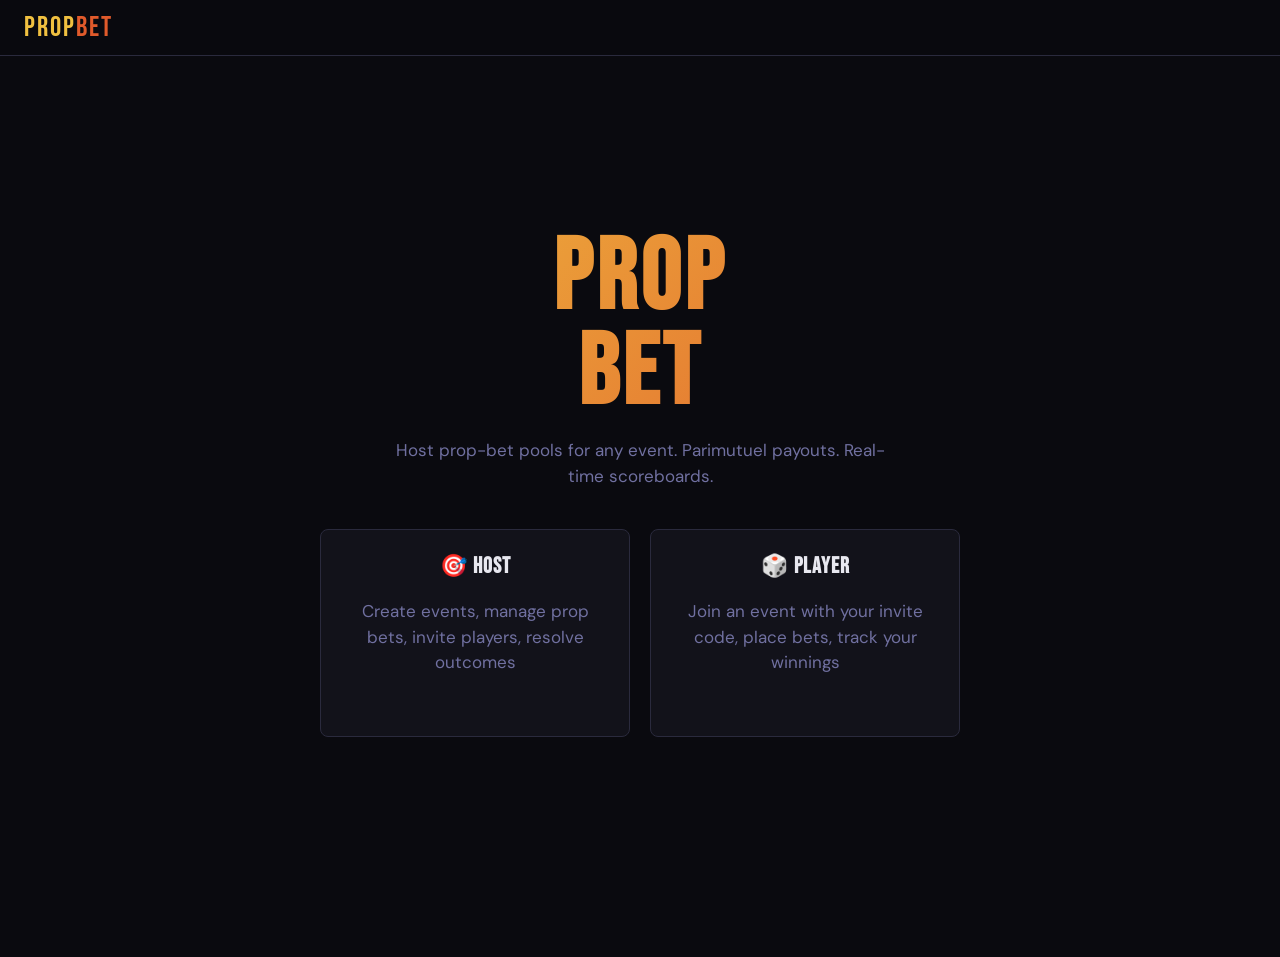
<file: propbets.html>
<!DOCTYPE html>
<html lang="en">
<head>
<meta charset="UTF-8">
<meta name="viewport" content="width=device-width, initial-scale=1.0">
<title>PropBet — Crowd Betting Platform</title>
<link href="https://fonts.googleapis.com/css2?family=Bebas+Neue&family=DM+Sans:wght@300;400;500;600&family=DM+Mono:wght@400;500&display=swap" rel="stylesheet">
<style>
/* ─────────────────────────────────────────
   DEVELOPER SETTINGS — edit these once
   ───────────────────────────────────────── */
/*
  See SETTINGS object in the <script> block below.
  That is the only place you need to configure the app.
*/

:root {
  --bg: #0a0a0f;
  --surface: #12121a;
  --surface2: #1a1a26;
  --border: #2a2a3d;
  --accent: #f0c040;
  --accent2: #e05a2b;
  --green: #2ecc71;
  --red: #e74c3c;
  --blue: #3498db;
  --text: #e8e8f0;
  --muted: #7070a0;
  --radius: 8px;
}
* { margin:0; padding:0; box-sizing:border-box; }
body { font-family:'DM Sans',sans-serif; background:var(--bg); color:var(--text); min-height:100vh; font-size:15px; line-height:1.5; }

/* UTILITY */
.hidden{display:none!important} .mono{font-family:'DM Mono',monospace} .accent{color:var(--accent)} .muted{color:var(--muted)} .green{color:var(--green)} .red{color:var(--red)}
.flex{display:flex} .col{flex-direction:column} .wrap,.flex-wrap{flex-wrap:wrap} .center{align-items:center} .between{justify-content:space-between}
.gap-8{gap:8px} .gap-12{gap:12px} .gap-16{gap:16px}
.mt-8{margin-top:8px} .mt-16{margin-top:16px} .mt-24{margin-top:24px} .mb-8{margin-bottom:8px} .mb-16{margin-bottom:16px} .w100{width:100%}

/* TOP BAR */
#topbar{position:fixed;top:0;left:0;right:0;z-index:100;background:rgba(10,10,15,.92);backdrop-filter:blur(12px);border-bottom:1px solid var(--border);padding:0 24px;height:56px;display:flex;align-items:center;justify-content:space-between}
#topbar .logo{font-family:'Bebas Neue',sans-serif;font-size:28px;letter-spacing:2px;color:var(--accent)}
#topbar .logo span{color:var(--accent2)}
#topbar .user-info{font-size:13px;color:var(--muted);display:flex;align-items:center;gap:12px}
#topbar .user-info strong{color:var(--text)}

main{padding-top:72px;max-width:1100px;margin:0 auto;padding-left:20px;padding-right:20px;padding-bottom:60px}

/* LANDING */
#view-landing{text-align:center;padding:80px 20px}
#view-landing h1{font-family:'Bebas Neue',sans-serif;font-size:clamp(56px,10vw,100px);letter-spacing:4px;line-height:.95;background:linear-gradient(135deg,var(--accent),var(--accent2));-webkit-background-clip:text;-webkit-text-fill-color:transparent;background-clip:text}
#view-landing p{color:var(--muted);max-width:520px;margin:16px auto 40px;font-size:17px}
.landing-cards{display:grid;grid-template-columns:1fr 1fr;gap:20px;max-width:640px;margin:0 auto}
@media(max-width:500px){.landing-cards{grid-template-columns:1fr}}

/* CARDS */
.card{background:var(--surface);border:1px solid var(--border);border-radius:var(--radius);padding:20px}
.card-clickable{cursor:pointer;transition:border-color .2s,transform .15s,box-shadow .2s}
.card-clickable:hover{border-color:var(--accent);transform:translateY(-2px);box-shadow:0 8px 32px rgba(240,192,64,.1)}
.card h3{font-family:'Bebas Neue',sans-serif;font-size:22px;letter-spacing:1px;margin-bottom:6px}
.card p{font-size:13px;color:var(--muted)}

/* BUTTONS */
.btn{display:inline-flex;align-items:center;gap:8px;padding:10px 20px;border-radius:var(--radius);font-family:'DM Sans',sans-serif;font-size:14px;font-weight:600;cursor:pointer;border:none;transition:all .2s;text-decoration:none}
.btn-primary{background:var(--accent);color:#0a0a0f}.btn-primary:hover{background:#f8d060;transform:translateY(-1px)}
.btn-secondary{background:transparent;color:var(--text);border:1px solid var(--border)}.btn-secondary:hover{border-color:var(--accent);color:var(--accent)}
.btn-danger{background:var(--red);color:#fff}.btn-danger:hover{background:#c0392b}
.btn-success{background:var(--green);color:#0a0a0f}.btn-success:hover{background:#27ae60}
.btn-sm{padding:6px 14px;font-size:13px} .btn-xs{padding:4px 10px;font-size:12px}
.btn:disabled{opacity:.45;cursor:not-allowed;transform:none!important}

/* FORMS */
.form-group{display:flex;flex-direction:column;gap:6px;margin-bottom:16px}
.form-group label{font-size:12px;font-weight:600;text-transform:uppercase;letter-spacing:.8px;color:var(--muted)}
input,textarea,select{background:var(--surface2);border:1px solid var(--border);border-radius:var(--radius);color:var(--text);padding:10px 14px;font-family:'DM Sans',sans-serif;font-size:14px;width:100%;transition:border-color .2s}
input:focus,textarea:focus,select:focus{outline:none;border-color:var(--accent)}
textarea{resize:vertical;min-height:80px}
select option{background:var(--surface2)}
.form-row{display:grid;grid-template-columns:1fr 1fr;gap:16px}
@media(max-width:600px){.form-row{grid-template-columns:1fr}}

/* TABS */
.tabs{display:flex;gap:4px;border-bottom:1px solid var(--border);margin-bottom:24px}
.tab-btn{padding:10px 20px;cursor:pointer;border:none;background:none;color:var(--muted);font-family:'DM Sans',sans-serif;font-weight:600;font-size:14px;border-bottom:2px solid transparent;margin-bottom:-1px;transition:all .2s}
.tab-btn.active{color:var(--accent);border-bottom-color:var(--accent)}
.tab-btn:hover:not(.active){color:var(--text)}

/* SECTION HEADER */
.section-header{display:flex;align-items:center;justify-content:space-between;margin-bottom:20px}
.section-header h2{font-family:'Bebas Neue',sans-serif;font-size:30px;letter-spacing:2px}

/* BET ROW */
.bet-row{background:var(--surface);border:1px solid var(--border);border-radius:var(--radius);padding:16px;margin-bottom:10px}
.bet-question{font-weight:600;font-size:15px;margin-bottom:10px}
.bet-choices{display:flex;gap:8px;flex-wrap:wrap}
.bet-choice-btn{flex:1;min-width:120px;padding:10px 16px;border:2px solid var(--border);border-radius:var(--radius);background:var(--surface2);color:var(--text);cursor:pointer;font-family:'DM Sans',sans-serif;font-size:14px;font-weight:600;text-align:center;transition:all .2s;display:flex;flex-direction:column;align-items:center;gap:4px}
.bet-choice-btn:hover{border-color:var(--accent);color:var(--accent)}
.bet-choice-btn.selected{border-color:var(--accent);background:rgba(240,192,64,.12);color:var(--accent)}
.bet-choice-btn.correct{border-color:var(--green);background:rgba(46,204,113,.12);color:var(--green)}
.bet-choice-btn.wrong{border-color:var(--red);background:rgba(231,76,60,.08);color:var(--red);opacity:.6}
.bet-choice-btn .payout-hint{font-size:11px;font-family:'DM Mono';color:var(--muted)}
.bet-meta{display:flex;gap:16px;margin-top:10px;font-size:12px;color:var(--muted);flex-wrap:wrap}
.bet-status-badge{display:inline-flex;align-items:center;gap:4px;padding:2px 8px;border-radius:99px;font-size:11px;font-weight:600}
.badge-open{background:rgba(46,204,113,.15);color:var(--green)}
.badge-closed{background:rgba(231,76,60,.15);color:var(--red)}
.badge-resolved{background:rgba(52,152,219,.15);color:var(--blue)}
.host-resolve-btns{display:flex;gap:8px;margin-top:10px;flex-wrap:wrap;align-items:center}

/* EVENT CARD */
.event-card{background:var(--surface);border:1px solid var(--border);border-radius:var(--radius);padding:20px;margin-bottom:12px;display:flex;align-items:center;justify-content:space-between;flex-wrap:wrap;gap:12px}
.event-card .event-info h3{font-size:18px;font-weight:700;margin-bottom:4px}
.event-card .event-info p{font-size:13px;color:var(--muted)}
.event-code{font-family:'DM Mono';font-size:20px;color:var(--accent);letter-spacing:4px}

/* SCOREBOARD */
.scoreboard-table{width:100%;border-collapse:collapse}
.scoreboard-table th{text-align:left;font-size:11px;font-weight:700;text-transform:uppercase;letter-spacing:.8px;color:var(--muted);padding:8px 12px;border-bottom:1px solid var(--border)}
.scoreboard-table td{padding:12px;border-bottom:1px solid var(--border);font-size:14px}
.scoreboard-table tr:last-child td{border-bottom:none}
.scoreboard-table tr:hover td{background:var(--surface2)}
.rank-num{font-family:'Bebas Neue';font-size:20px;color:var(--muted)}
.rank-1{color:var(--accent)} .rank-2{color:#aaa} .rank-3{color:#cd7f32}

/* CHAT */
#chat-panel{position:fixed;bottom:0;right:20px;width:320px;background:var(--surface);border:1px solid var(--border);border-bottom:none;border-radius:var(--radius) var(--radius) 0 0;z-index:200;display:flex;flex-direction:column;transition:height .3s}
#chat-panel.collapsed{height:44px} #chat-panel.expanded{height:460px}
#chat-header{padding:10px 14px;background:var(--surface2);border-radius:var(--radius) var(--radius) 0 0;cursor:pointer;display:flex;align-items:center;justify-content:space-between;font-weight:600;font-size:14px;user-select:none}
#chat-header .chat-badge{background:var(--accent2);color:#fff;border-radius:99px;padding:1px 7px;font-size:11px}
#chat-messages{flex:1;overflow-y:auto;padding:12px;display:flex;flex-direction:column;gap:8px}
.chat-msg{font-size:13px} .chat-msg .chat-sender{font-weight:700;color:var(--accent);margin-right:6px} .chat-msg .chat-sender.host{color:var(--accent2)} .chat-msg.system{color:var(--muted);font-style:italic;text-align:center;font-size:12px}
#chat-input-row{display:flex;gap:8px;padding:10px;border-top:1px solid var(--border)}
#chat-input{font-size:13px;padding:7px 10px}

/* MODAL */
.modal-overlay{position:fixed;inset:0;background:rgba(0,0,0,.7);z-index:500;display:flex;align-items:center;justify-content:center;padding:20px}
.modal{background:var(--surface);border:1px solid var(--border);border-radius:12px;padding:28px;width:100%;max-width:540px;max-height:90vh;overflow-y:auto}
.modal h2{font-family:'Bebas Neue';font-size:28px;letter-spacing:2px;margin-bottom:20px}

/* TOAST */
#toast-container{position:fixed;top:68px;right:16px;z-index:999;display:flex;flex-direction:column;gap:8px}
.toast{background:var(--surface2);border:1px solid var(--border);border-radius:var(--radius);padding:12px 18px;font-size:14px;max-width:320px;animation:slideIn .25s ease;display:flex;align-items:center;gap:10px}
.toast.success{border-left:3px solid var(--green)} .toast.error{border-left:3px solid var(--red)} .toast.info{border-left:3px solid var(--blue)}
@keyframes slideIn{from{transform:translateX(40px);opacity:0}to{transform:translateX(0);opacity:1}}

/* MISC */
.divider{height:1px;background:var(--border);margin:24px 0}
.pill{display:inline-flex;align-items:center;padding:3px 10px;border-radius:99px;font-size:12px;font-weight:600;font-family:'DM Mono'}
.pill-green{background:rgba(46,204,113,.15);color:var(--green)} .pill-red{background:rgba(231,76,60,.15);color:var(--red)} .pill-yellow{background:rgba(240,192,64,.15);color:var(--accent)}
.config-block{background:var(--surface2);border-radius:var(--radius);padding:14px;margin-bottom:12px;font-size:13px}
.config-block label{display:flex;align-items:center;gap:10px;cursor:pointer}
.config-block input[type=checkbox]{width:16px;height:16px;accent-color:var(--accent)}
.loading-center{display:flex;justify-content:center;padding:40px}
.spinner{width:24px;height:24px;border:2px solid var(--border);border-top-color:var(--accent);border-radius:50%;animation:spin .8s linear infinite;display:inline-block}
@keyframes spin{to{transform:rotate(360deg)}}

/* RESULTS GRID */
#results-panel{margin-bottom:20px}
.results-grid-wrap{overflow-x:auto;margin-top:12px}
.results-grid{border-collapse:collapse;min-width:100%;font-size:12px;font-family:'DM Mono',monospace}
.results-grid th{padding:8px 10px;background:var(--surface2);border:1px solid var(--border);color:var(--muted);font-size:11px;font-weight:700;text-transform:uppercase;letter-spacing:.6px;white-space:nowrap;position:sticky;top:0}
.results-grid th.player-col{color:var(--accent);font-size:11px;max-width:80px;overflow:hidden;text-overflow:ellipsis}
.results-grid th.me-col{color:var(--green)}
.results-grid td{padding:7px 10px;border:1px solid var(--border);text-align:center;white-space:nowrap}
.results-grid td.bet-label{text-align:left;font-size:12px;color:var(--text);max-width:180px;overflow:hidden;text-overflow:ellipsis;font-family:'DM Sans',sans-serif;font-weight:600;position:sticky;left:0;background:var(--surface);z-index:1}
.pick-correct{background:rgba(46,204,113,.2);color:var(--green);font-weight:700}
.pick-wrong{background:rgba(231,76,60,.15);color:var(--red)}
.pick-none{background:var(--surface2);color:var(--muted)}
.pick-pending{background:rgba(240,192,64,.1);color:var(--accent)}
.score-row td{font-weight:700;font-size:13px;border-top:2px solid var(--accent);background:var(--surface2)}
.score-row td.bet-label{color:var(--accent);font-family:'Bebas Neue';font-size:16px;letter-spacing:1px}
.score-row td.score-pos{color:var(--green)} .score-row td.score-neg{color:var(--red)}
.chart-wrap{position:relative;height:200px}
.closed-banner{background:linear-gradient(135deg,rgba(240,192,64,.1),rgba(224,90,43,.07));border:1px solid rgba(240,192,64,.3);border-radius:var(--radius);padding:14px 18px;margin-bottom:16px;display:flex;align-items:center;gap:14px}
.closed-banner .banner-icon{font-size:30px;flex-shrink:0}
.closed-banner h3{font-family:'Bebas Neue';font-size:20px;letter-spacing:1px;color:var(--accent);margin-bottom:2px}
.closed-banner p{font-size:13px;color:var(--muted);margin:0}

/* ── RESULTS PANEL v2 ── */
.bet-legend{list-style:none;padding:0;margin:0}
.bet-legend li{display:grid;grid-template-columns:2em 1fr auto auto auto;gap:0 12px;align-items:baseline;padding:6px 0;border-bottom:1px solid var(--border);font-size:13px}
.bet-legend li:last-child{border-bottom:none}
.bet-num{font-family:'DM Mono';font-weight:700;color:var(--accent)}
.bet-desc{color:var(--text);font-weight:600;min-width:0;overflow:hidden;text-overflow:ellipsis;white-space:nowrap}
.bet-opt{font-family:'DM Mono';font-size:12px;white-space:nowrap;padding:2px 8px;border-radius:4px}
.bet-opt-1{color:var(--green);background:rgba(46,204,113,.1)}
.bet-opt-0{color:var(--accent2);background:rgba(224,90,43,.1)}
.bet-payout-hint{font-family:'DM Mono';font-size:11px;color:var(--muted);white-space:nowrap}
.pgrid-wrap{overflow-x:auto}
.pgrid{border-collapse:collapse;width:100%;font-size:13px}
.pgrid th{padding:8px 10px;background:var(--surface2);border:1px solid var(--border);font-size:11px;font-weight:700;text-transform:uppercase;letter-spacing:.6px;color:var(--muted);white-space:nowrap;text-align:center}
.pgrid th.pgrid-name{text-align:left;min-width:110px}
.pgrid th.pgrid-payout{color:var(--accent)}
.pgrid td{padding:7px 10px;border:1px solid var(--border);text-align:center;font-family:'DM Mono';font-size:13px;white-space:nowrap}
.pgrid td.pgrid-name{text-align:left;font-family:'DM Sans';font-weight:600;color:var(--text)}
.pgrid td.pgrid-rank{width:28px;font-family:'DM Mono';font-size:12px}
.pgrid td.pgrid-payout{font-weight:700;color:var(--accent);min-width:60px}
.pgrid tr.me-row td{background:rgba(240,192,64,.06)}
.pgrid tr.me-row td.pgrid-name{color:var(--accent)}
.pc-1{color:var(--green)}
.pc-0{color:var(--accent2)}
.pc-none{color:var(--border)}
.pc-win{color:var(--green);font-weight:900;text-shadow:0 0 8px rgba(46,204,113,.5)}
.pc-loss{color:var(--red);text-decoration:line-through;opacity:.6}
.pc-pend1{color:var(--green);opacity:.5}
.pc-pend0{color:var(--accent2);opacity:.5}
.rank-gold{color:var(--accent);font-weight:900}
.rank-silver{color:#aaa;font-weight:700}
.rank-bronze{color:#cd7f32;font-weight:700}
.refresh-strip{font-size:11px;color:var(--muted);display:flex;align-items:center;gap:8px}

/* STAT BARS */
.stat-bar-wrap{margin-top:10px}
.stat-bar-label{display:flex;justify-content:space-between;font-size:12px;color:var(--muted);margin-bottom:4px}
.stat-bar-track{height:8px;background:var(--surface2);border-radius:99px;overflow:hidden;display:flex}
.stat-bar-a{background:var(--accent);height:100%;transition:width .4s}
.stat-bar-b{background:var(--accent2);height:100%;transition:width .4s}
.stat-names{display:flex;gap:6px;flex-wrap:wrap;margin-top:8px}
.stat-name-pill{font-size:11px;padding:2px 8px;border-radius:99px;font-family:'DM Mono'}
.stat-name-a{background:rgba(240,192,64,.15);color:var(--accent)}
.stat-name-b{background:rgba(224,90,43,.15);color:var(--accent2)}
.stat-name-none{background:var(--surface2);color:var(--muted)}

/* PLAN BADGE */
.plan-badge{display:inline-flex;align-items:center;gap:6px;padding:4px 12px;border-radius:99px;font-size:12px;font-weight:700;font-family:'DM Mono';background:rgba(240,192,64,.12);color:var(--accent);border:1px solid rgba(240,192,64,.3)}
.limit-bar{height:4px;border-radius:99px;background:var(--border);margin-top:4px;overflow:hidden}
.limit-bar-fill{height:100%;border-radius:99px;background:var(--accent);transition:width .4s}
.limit-bar-fill.warn{background:var(--accent2)} .limit-bar-fill.full{background:var(--red)}

/* HOST SHEET INFO BOX */
.sheet-info-box{background:var(--surface2);border:1px solid var(--border);border-radius:var(--radius);padding:12px 16px;font-size:13px;margin-bottom:16px}
.sheet-info-box a{color:var(--accent);text-decoration:none} .sheet-info-box a:hover{text-decoration:underline}

::-webkit-scrollbar{width:6px;height:6px}
::-webkit-scrollbar-track{background:var(--bg)}
::-webkit-scrollbar-thumb{background:var(--border);border-radius:3px}
::-webkit-scrollbar-thumb:hover{background:var(--muted)}

/* ── MOBILE ENHANCEMENTS ── */
@media(max-width:600px){
  /* topbar */
  #topbar{padding:0 14px;height:52px}
  #topbar .logo{font-size:22px}
  #topbar .user-info{gap:8px;font-size:12px}
  #topbar .user-info .plan-badge{display:none!important}

  /* main */
  main{padding-top:64px;padding-left:12px;padding-right:12px;padding-bottom:80px}

  /* landing */
  #view-landing{padding:40px 12px}

  /* cards */
  .card{padding:16px}

  /* tabs — scrollable row on small screens */
  .tabs{gap:0;overflow-x:auto;-webkit-overflow-scrolling:touch;scrollbar-width:none;flex-wrap:nowrap;padding-bottom:2px}
  .tabs::-webkit-scrollbar{display:none}
  .tab-btn{padding:10px 14px;white-space:nowrap;flex-shrink:0;font-size:13px}

  /* section header stack on mobile */
  .section-header{flex-wrap:wrap;gap:10px}
  .section-header h2{font-size:24px}

  /* bet choice buttons full-width on mobile */
  .bet-choice-btn{min-width:calc(50% - 4px);flex:1 1 calc(50% - 4px)}

  /* host dashboard event/bet rows */
  .event-card{flex-direction:column;align-items:flex-start}
  .event-code{font-size:16px;letter-spacing:2px}
  .host-resolve-btns{gap:6px}

  /* modals full-screen on mobile */
  .modal-overlay{padding:0;align-items:flex-end}
  .modal{border-radius:16px 16px 0 0;max-height:92vh;padding:22px 18px}
  .modal h2{font-size:24px}

  /* forms */
  .form-row{grid-template-columns:1fr}

  /* bet meta wrap nicely */
  .bet-meta{gap:10px}

  /* player join / host login max-width */
  #view-player-join > div,
  #view-host-login > div,
  #view-player-register > div{margin:32px auto}

  /* scoreboard table horizontal scroll */
  .scoreboard-table{font-size:13px}
  .scoreboard-table th,.scoreboard-table td{padding:8px 8px}

  /* results grid */
  .pgrid-wrap,.results-grid-wrap{overflow-x:auto;-webkit-overflow-scrolling:touch}

  /* save bar fixed at bottom */
  #player-save-bar{position:sticky;bottom:0;background:var(--bg);padding:12px 0;border-top:1px solid var(--border);margin-top:8px}

  /* chat panel full-width on mobile */
  #chat-panel{right:0;left:0;width:100%;border-radius:16px 16px 0 0;border-left:none;border-right:none}
  #chat-panel.expanded{height:55vh}

  /* toast adjustments */
  #toast-container{right:8px;left:8px;top:60px}
  .toast{max-width:100%}

  /* buttons in host bet rows */
  .btn-xs{padding:5px 10px;font-size:12px;min-height:34px}

  /* scoreboard compact */
  #scoreboard-content .card table th:nth-child(5),
  #scoreboard-content .card table td:nth-child(5){display:none}

  /* usage bar wrap */
  #host-usage-bar .flex{flex-wrap:wrap;gap:10px}
}

/* Prevent zoom on input focus on iOS */
@media(max-width:768px){
  input,textarea,select{font-size:16px!important}
}

/* Touch-friendly tap targets */
@media(hover:none){
  .btn{min-height:44px}
  .btn-sm{min-height:40px}
  .btn-xs{min-height:36px}
  .bet-choice-btn{min-height:56px}
  .tab-btn{min-height:44px}
  .card-clickable{-webkit-tap-highlight-color:rgba(240,192,64,.15)}
}

/* Token wager row */
.token-wager-row input[type=number]{-moz-appearance:textfield}
.token-wager-row input[type=number]::-webkit-inner-spin-button,
.token-wager-row input[type=number]::-webkit-outer-spin-button{-webkit-appearance:none;margin:0}
@media(max-width:480px){
  .token-wager-row{flex-direction:column;align-items:flex-start!important}
  .token-wager-row > div{width:100%}
}

/* PIN input dots styling */
.pin-input-group{display:flex;gap:10px;justify-content:center;margin:8px 0 16px}
.pin-digit{width:54px;height:62px;text-align:center;font-size:28px;font-family:'DM Mono',monospace;font-weight:700;border:2px solid var(--border);border-radius:var(--radius);background:var(--surface2);color:var(--text);-webkit-appearance:none;caret-color:var(--accent)}
.pin-digit:focus{border-color:var(--accent);outline:none}
@media(max-width:380px){.pin-digit{width:46px;height:54px;font-size:22px}.pin-input-group{gap:7px}}
</style>
</head>
<body>

<div id="topbar">
  <div class="logo">Prop<span>Bet</span></div>
  <div class="user-info hidden" id="topbar-user">
    <span>👤 <strong id="topbar-name"></strong></span>
    <span id="topbar-plan" class="plan-badge hidden"></span>
    <button class="btn btn-secondary btn-xs" onclick="logout()">Sign Out</button>
  </div>
</div>

<div id="toast-container"></div>

<!-- CHAT PANEL -->
<div id="chat-panel" class="collapsed hidden">
  <div id="chat-header" onclick="toggleChat()">
    <span>💬 Event Chat <span id="chat-badge" class="chat-badge hidden">0</span></span>
    <span id="chat-chevron">▲</span>
  </div>
  <div id="chat-event-bar" class="hidden" style="padding:6px 10px;border-bottom:1px solid var(--border);background:var(--surface2)">
    <select id="chat-event-select" onchange="switchChatEvent()" style="font-size:12px;padding:4px 8px;width:100%"></select>
  </div>
  <div id="chat-messages"></div>
  <div id="chat-input-row">
    <input type="text" id="chat-input" placeholder="Message..." maxlength="200" onkeydown="if(event.key==='Enter')sendChat()">
    <button class="btn btn-primary btn-sm" onclick="sendChat()">→</button>
  </div>
</div>

<main>

<!-- ══ VIEW: LANDING ══ -->
<div id="view-landing">
  <div style="text-align:center;padding:80px 20px">
    <h1 style="font-family:'Bebas Neue',sans-serif;font-size:clamp(56px,10vw,100px);letter-spacing:4px;line-height:.95;background:linear-gradient(135deg,var(--accent),var(--accent2));-webkit-background-clip:text;-webkit-text-fill-color:transparent;background-clip:text">Prop<br>Bet</h1>
    <p style="color:var(--muted);max-width:520px;margin:16px auto 40px;font-size:17px">Host prop-bet pools for any event. Parimutuel payouts. Real-time scoreboards.</p>
    <div id="landing-not-configured" class="hidden" style="max-width:500px;margin:0 auto 32px;background:var(--surface);border:1px solid var(--accent2);border-radius:var(--radius);padding:20px;text-align:left">
      <h3 style="font-family:'Bebas Neue';font-size:20px;color:var(--accent2);margin-bottom:8px">⚠️ Not Configured</h3>
      <p style="color:var(--muted);font-size:13px">The <code style="font-family:'DM Mono';background:var(--surface2);padding:2px 6px;border-radius:4px">SETTINGS.scriptUrl</code> in the HTML has not been set. The app developer needs to deploy the master Apps Script and paste its URL into the SETTINGS object at the top of the script block.</p>
    </div>
    <div class="landing-cards" style="max-width:640px;margin:0 auto">
      <div class="card card-clickable" onclick="showView('host-login')">
        <h3>🎯 Host</h3>
        <p>Create events, manage prop bets, invite players, resolve outcomes</p>
      </div>
      <div class="card card-clickable" onclick="showView('player-join')">
        <h3>🎲 Player</h3>
        <p>Join an event with your invite code, place bets, track your winnings</p>
      </div>
    </div>
  </div>
</div>

<!-- ══ VIEW: HOST LOGIN ══ -->
<div id="view-host-login" class="hidden">
  <div style="max-width:440px;margin:60px auto">
    <button class="btn btn-secondary btn-sm mb-16" onclick="showView('landing')">← Back</button>
    <div class="card">
      <h2 style="font-family:'Bebas Neue';font-size:28px;letter-spacing:2px;margin-bottom:6px">Host Portal</h2>
      <p class="muted mb-16" style="font-size:13px">Sign in to manage your events, or create a new host account.</p>
      <div id="host-login-form">
        <div class="form-group"><label>Email</label><input type="email" id="host-email" placeholder="you@example.com" onkeydown="if(event.key==='Enter')hostLogin()"></div>
        <div class="form-group"><label>Password</label><input type="password" id="host-password" placeholder="Your password" onkeydown="if(event.key==='Enter')hostLogin()"></div>
        <button class="btn btn-primary w100" onclick="hostLogin()">Sign In</button>
        <div class="divider"></div>
        <p class="muted mb-8" style="font-size:13px">New here? Create a host account:</p>
        <button class="btn btn-secondary w100" onclick="showHostRegister()">Create Host Account</button>
      </div>
      <div id="host-register-form" class="hidden">
        <div class="form-group"><label>Your Name</label><input type="text" id="host-reg-name" placeholder="Jane Smith"></div>
        <div class="form-group"><label>Email</label><input type="email" id="host-reg-email" placeholder="you@example.com"></div>
        <div class="form-group"><label>Password</label><input type="password" id="host-reg-pw" placeholder="Choose a password"></div>
        <div class="form-group"><label>Confirm Password</label><input type="password" id="host-reg-pw2" placeholder="Repeat password" onkeydown="if(event.key==='Enter')hostRegister()"></div>
        <button class="btn btn-primary w100" onclick="hostRegister()">Create Account</button>
        <button class="btn btn-secondary w100 mt-8" onclick="showHostLogin()">← Back to Sign In</button>
      </div>
    </div>
  </div>
</div>

<!-- ══ VIEW: HOST DASHBOARD ══ -->
<div id="view-host" class="hidden">
  <div class="section-header">
    <h2>Host Dashboard</h2>
    <button class="btn btn-secondary btn-sm" onclick="showHostModal('new-event')">+ New Event</button>
  </div>
  <div id="host-usage-bar" class="mb-16"></div>
  <div class="tabs">
    <button class="tab-btn active" onclick="hostTab('events',this)">Events</button>
    <button class="tab-btn" onclick="hostTab('bets',this)">Bets</button>
    <button class="tab-btn" onclick="hostTab('stats',this)">Stats</button>
    <button class="tab-btn" onclick="hostTab('players',this)">Players</button>
    <button class="tab-btn" onclick="hostTab('invite',this)">Invite</button>
    <button class="tab-btn" onclick="hostTab('settings',this)">Settings</button>
  </div>

  <div id="host-tab-events">
    <div id="host-events-list"><div class="loading-center"><div class="spinner"></div></div></div>
  </div>

  <div id="host-tab-bets" class="hidden">
    <div class="form-group mb-16"><label>Select Event</label><select id="host-bet-event-select" onchange="loadHostBets()"></select></div>
    <div class="section-header" style="margin-bottom:12px">
      <h2 style="font-size:22px">Prop Bets</h2>
      <button class="btn btn-primary btn-sm" onclick="showHostModal('new-bet')">+ Add Bet</button>
    </div>
    <div id="host-bets-list"></div>
  </div>

  <div id="host-tab-stats" class="hidden">
    <div class="flex between center mb-16">
      <div class="form-group" style="margin:0;flex:1;max-width:300px"><label>Select Event</label><select id="host-stats-event-select" onchange="loadHostStats()"></select></div>
      <button class="btn btn-secondary btn-sm" onclick="loadHostStats()">↻ Refresh</button>
    </div>
    <div id="host-stats-list"></div>
  </div>

  <div id="host-tab-players" class="hidden">
    <div class="form-group mb-16"><label>Select Event</label><select id="host-players-event-select" onchange="loadHostPlayers()"></select></div>
    <div id="host-players-list"></div>
  </div>

  <div id="host-tab-invite" class="hidden">
    <div class="card" style="max-width:560px">
      <h3 style="font-family:'Bebas Neue';font-size:24px;letter-spacing:1px;margin-bottom:6px">Send Invite</h3>
      <p class="muted mb-16" style="font-size:13px">Emails sent via Gmail through the Apps Script backend.</p>
      <div class="form-group"><label>Event</label><select id="invite-event-select" onchange="updateInviteLink()"></select></div>
      <div class="form-group"><label>Recipient Emails — comma separated</label><input type="text" id="invite-emails" placeholder="alice@example.com, bob@example.com"></div>
      <div class="form-group"><label>Personal Message (optional)</label><textarea id="invite-message" rows="3" placeholder="Join us for the big game!"></textarea></div>
      <button class="btn btn-primary" onclick="sendInvites()">Send Invites 📧</button>
      <div class="divider"></div>
      <p class="muted" style="font-size:13px">📋 Or share this invite link:</p>
      <div id="invite-link-box" class="config-block mono" style="margin-top:8px;word-break:break-all;font-size:13px">Select an event above</div>
      <button class="btn btn-secondary btn-sm mt-8" onclick="copyInviteLink()">Copy Link</button>
    </div>
  </div>

  <div id="host-tab-settings" class="hidden">
    <div style="max-width:500px">
      <div class="card mb-16">
        <h3 style="font-family:'Bebas Neue';font-size:22px;letter-spacing:1px;margin-bottom:16px">Account</h3>
        <div class="form-group"><label>Display Name</label><input type="text" id="set-host-name"></div>
        <div class="form-group"><label>Current Password</label><input type="password" id="set-cur-pw"></div>
        <div class="form-group"><label>New Password (leave blank to keep current)</label><input type="password" id="set-new-pw"></div>
        <button class="btn btn-primary btn-sm" onclick="saveHostSettings()">Save Settings</button>
      </div>
      <div class="card mb-16">
        <h3 style="font-family:'Bebas Neue';font-size:22px;letter-spacing:1px;margin-bottom:12px">Your Data Sheet</h3>
        <div id="host-sheet-info"></div>
      </div>
    </div>
  </div>
</div>

<!-- ══ VIEW: PLAYER JOIN ══ -->
<div id="view-player-join" class="hidden">
  <div style="max-width:440px;margin:60px auto">
    <button class="btn btn-secondary btn-sm mb-16" onclick="showView('landing')">← Back</button>
    <div class="card">
      <h2 style="font-family:'Bebas Neue';font-size:28px;letter-spacing:2px;margin-bottom:6px">Join Event</h2>
      <p class="muted mb-16" style="font-size:13px">Enter your invite code to get started</p>
      <div class="form-group"><label>Event Code</label><input type="text" id="join-code" placeholder="e.g. GAME2024" style="font-family:'DM Mono';font-size:18px;text-transform:uppercase" oninput="this.value=this.value.toUpperCase()"></div>
      <button class="btn btn-primary w100" onclick="validateInviteCode()">Validate Code</button>
      <div class="divider"></div>
      <p class="muted mb-8" style="font-size:13px">Already registered? Log in:</p>
      <div class="form-group"><label>Handle</label><input type="text" id="login-handle" placeholder="YourName" autocomplete="username"></div>
      <div class="form-group">
        <label>4-Digit PIN</label>
        <div class="pin-input-group" id="login-pin-group">
          <input class="pin-digit" type="tel" maxlength="1" inputmode="numeric" pattern="[0-9]*" id="lpin0" oninput="pinDigitInput('lpin',0)" onkeydown="pinDigitKey('lpin',0,event)">
          <input class="pin-digit" type="tel" maxlength="1" inputmode="numeric" pattern="[0-9]*" id="lpin1" oninput="pinDigitInput('lpin',1)" onkeydown="pinDigitKey('lpin',1,event)">
          <input class="pin-digit" type="tel" maxlength="1" inputmode="numeric" pattern="[0-9]*" id="lpin2" oninput="pinDigitInput('lpin',2)" onkeydown="pinDigitKey('lpin',2,event)">
          <input class="pin-digit" type="tel" maxlength="1" inputmode="numeric" pattern="[0-9]*" id="lpin3" oninput="pinDigitInput('lpin',3)" onkeydown="pinDigitKey('lpin',3,event)" onkeyup="if(getPinValue('lpin').length===4)playerLogin()">
        </div>
        <input type="hidden" id="login-pin">
      </div>
      <button class="btn btn-secondary w100" onclick="playerLogin()">Log In</button>
      <div style="text-align:center;margin-top:10px">
        <button onclick="openPinRecovery()" style="font-size:13px;color:var(--muted);background:none;border:none;cursor:pointer;text-decoration:underline;padding:4px">Forgot your PIN?</button>
      </div>
    </div>
  </div>
</div>

<!-- ══ VIEW: PLAYER REGISTER ══ -->
<div id="view-player-register" class="hidden">
  <div style="max-width:440px;margin:60px auto">
    <div class="card">
      <h2 style="font-family:'Bebas Neue';font-size:28px;letter-spacing:2px;margin-bottom:6px">Create Profile</h2>
      <p class="muted mb-16" style="font-size:13px">Event: <strong id="reg-event-name"></strong> ✓</p>
      <div class="form-group"><label>Your Handle / Name</label><input type="text" id="reg-handle" placeholder="e.g. BettingQueen" maxlength="24" autocomplete="username" oninput="checkHandleAvailability(this.value)">
        <div id="handle-check-msg" style="font-size:12px;margin-top:4px;min-height:16px"></div>
      </div>
      <div class="form-group"><label>Email <span style="color:var(--muted);font-size:11px">(for PIN recovery only)</span></label><input type="email" id="reg-email" placeholder="you@example.com" autocomplete="email"></div>
      <div class="form-group">
        <label>Choose a 4-Digit PIN</label>
        <div class="pin-input-group">
          <input class="pin-digit" type="tel" maxlength="1" inputmode="numeric" pattern="[0-9]*" id="rpin0" oninput="pinDigitInput('rpin',0)" onkeydown="pinDigitKey('rpin',0,event)">
          <input class="pin-digit" type="tel" maxlength="1" inputmode="numeric" pattern="[0-9]*" id="rpin1" oninput="pinDigitInput('rpin',1)" onkeydown="pinDigitKey('rpin',1,event)">
          <input class="pin-digit" type="tel" maxlength="1" inputmode="numeric" pattern="[0-9]*" id="rpin2" oninput="pinDigitInput('rpin',2)" onkeydown="pinDigitKey('rpin',2,event)">
          <input class="pin-digit" type="tel" maxlength="1" inputmode="numeric" pattern="[0-9]*" id="rpin3" oninput="pinDigitInput('rpin',3)" onkeydown="pinDigitKey('rpin',3,event)">
        </div>
        <input type="hidden" id="reg-pin">
      </div>
      <div class="form-group">
        <label>Confirm PIN</label>
        <div class="pin-input-group">
          <input class="pin-digit" type="tel" maxlength="1" inputmode="numeric" pattern="[0-9]*" id="rpin2a0" oninput="pinDigitInput('rpin2a',0)" onkeydown="pinDigitKey('rpin2a',0,event)">
          <input class="pin-digit" type="tel" maxlength="1" inputmode="numeric" pattern="[0-9]*" id="rpin2a1" oninput="pinDigitInput('rpin2a',1)" onkeydown="pinDigitKey('rpin2a',1,event)">
          <input class="pin-digit" type="tel" maxlength="1" inputmode="numeric" pattern="[0-9]*" id="rpin2a2" oninput="pinDigitInput('rpin2a',2)" onkeydown="pinDigitKey('rpin2a',2,event)">
          <input class="pin-digit" type="tel" maxlength="1" inputmode="numeric" pattern="[0-9]*" id="rpin2a3" oninput="pinDigitInput('rpin2a',3)" onkeydown="pinDigitKey('rpin2a',3,event)" onkeyup="if(getPinValue('rpin2a').length===4)registerPlayer()">
        </div>
        <input type="hidden" id="reg-pin2">
      </div>
      <button class="btn btn-primary w100" onclick="registerPlayer()">Join the Action 🎲</button>
    </div>
  </div>
</div>

<!-- ══ VIEW: PLAYER DASHBOARD ══ -->
<div id="view-player" class="hidden">
  <div class="tabs">
    <button class="tab-btn active" onclick="playerTab('bets',this)">My Bets</button>
    <button class="tab-btn" onclick="playerTab('scoreboard',this)">Scoreboard</button>
    <button class="tab-btn" onclick="playerTab('events',this)">Events</button>
  </div>

  <div id="player-tab-bets">
    <!-- Token balance bar -->
    <div id="token-bar" class="hidden" style="background:var(--surface);border:1px solid var(--border);border-radius:var(--radius);padding:12px 16px;margin-bottom:16px;display:flex;align-items:center;justify-content:space-between;flex-wrap:wrap;gap:10px">
      <div style="display:flex;align-items:center;gap:10px;flex-wrap:wrap">
        <span style="font-size:13px;color:var(--muted)">Tokens</span>
        <span id="token-remaining" style="font-family:'DM Mono';font-size:22px;font-weight:700;color:var(--accent)">—</span>
        <span id="token-total-label" style="font-size:12px;color:var(--muted)"></span>
      </div>
      <div id="bet-countdown" style="font-family:'DM Mono';font-size:13px;color:var(--muted);text-align:right"></div>
    </div>
    <div class="flex between center mb-16">
      <div class="form-group" style="margin:0;flex:1;max-width:300px"><select id="player-event-select" onchange="loadPlayerBets()"></select></div>
      <button class="btn btn-secondary btn-sm" onclick="loadPlayerBets()">↻ Refresh</button>
    </div>
    <div id="results-panel" class="hidden"></div>
    <div id="player-bets-list"></div>
    <div id="player-save-bar" class="hidden mt-16">
      <button class="btn btn-success" onclick="saveBets()">💾 Save My Bets</button>
      <span class="muted" style="font-size:13px;margin-left:12px">Unsaved changes</span>
    </div>
  </div>

  <div id="player-tab-scoreboard" class="hidden">
    <div class="flex between center mb-16">
      <div class="form-group" style="margin:0;flex:1;max-width:300px"><select id="score-event-select" onchange="loadScoreboard()"></select></div>
      <div class="flex gap-8 center">
        <span class="muted" style="font-size:12px" id="score-last-update"></span>
        <button class="btn btn-secondary btn-sm" onclick="loadScoreboard()">↻ Refresh</button>
      </div>
    </div>
    <div id="scoreboard-content"></div>
  </div>

  <div id="player-tab-events" class="hidden">
    <div class="flex between center mb-16">
      <h2 style="font-family:'Bebas Neue';font-size:26px;letter-spacing:2px">My Events</h2>
      <button class="btn btn-primary btn-sm" onclick="showJoinAnotherEvent()">+ Join Another</button>
    </div>
    <div id="join-another-row" class="hidden card mb-16">
      <p class="muted mb-8" style="font-size:13px">Enter a new invite code:</p>
      <div class="flex gap-8 center">
        <input type="text" id="join-another-code" placeholder="EVENT CODE" style="font-family:'DM Mono';font-size:16px;text-transform:uppercase;max-width:200px" oninput="this.value=this.value.toUpperCase()">
        <button class="btn btn-primary btn-sm" onclick="joinAnotherEvent()">Join</button>
        <button class="btn btn-secondary btn-sm" onclick="document.getElementById('join-another-row').classList.add('hidden')">Cancel</button>
      </div>
    </div>
    <div id="player-events-list"></div>
  </div>
</div>

</main>

<!-- ══ MODALS ══ -->
<div id="modal-new-event" class="modal-overlay hidden">
  <div class="modal">
    <h2>New Event</h2>
    <div class="form-group"><label>Event Name</label><input type="text" id="ev-name" placeholder="Super Bowl LVIII"></div>
    <div class="form-group"><label>Description</label><textarea id="ev-desc" placeholder="Prop bets for the big game…"></textarea></div>
    <div class="form-row">
      <div class="form-group"><label>Betting Opens</label><input type="datetime-local" id="ev-opens"></div>
      <div class="form-group"><label>Betting Deadline</label><input type="datetime-local" id="ev-deadline"></div>
    </div>
    <div class="form-group">
      <label>Starting Tokens Per Player</label>
      <input type="number" id="ev-tokens" placeholder="1000" min="1" max="999999" value="1000">
    </div>
    <div class="config-block"><label><input type="checkbox" id="ev-chat-enabled" checked> Enable Chat</label></div>
    <div class="flex gap-8 mt-16">
      <button class="btn btn-primary" onclick="submitNewEvent()">Create Event</button>
      <button class="btn btn-secondary" onclick="closeModal('modal-new-event')">Cancel</button>
    </div>
  </div>
</div>

<div id="modal-new-bet" class="modal-overlay hidden">
  <div class="modal">
    <h2>Add Prop Bet</h2>
    <div class="form-group"><label>Question</label><input type="text" id="bet-q" placeholder="Will the coin toss be Heads?"></div>
    <div class="form-row">
      <div class="form-group"><label>Option A</label><input type="text" id="bet-a" placeholder="Yes / Heads / Over"></div>
      <div class="form-group"><label>Option B</label><input type="text" id="bet-b" placeholder="No / Tails / Under"></div>
    </div>
    <div class="config-block mb-16">
      <label><input type="checkbox" id="bet-use-custom-deadline" onchange="document.getElementById('bet-custom-deadline-row').classList.toggle('hidden',!this.checked)"> Use a different deadline for this bet</label>
      <div id="bet-custom-deadline-row" class="hidden mt-8">
        <div class="form-group"><label>Bet Deadline</label><input type="datetime-local" id="bet-deadline"></div>
      </div>
    </div>
    <div class="flex gap-8">
      <button class="btn btn-primary" onclick="createBet()">Add Bet</button>
      <button class="btn btn-secondary" onclick="closeModal('modal-new-bet')">Cancel</button>
    </div>
  </div>
</div>

<div id="modal-edit-event" class="modal-overlay hidden">
  <div class="modal">
    <h2>Edit Event</h2>
    <input type="hidden" id="edit-ev-id">
    <div class="form-group"><label>Event Name</label><input type="text" id="edit-ev-name"></div>
    <div class="form-group"><label>Description</label><textarea id="edit-ev-desc"></textarea></div>
    <div class="form-row">
      <div class="form-group"><label>Betting Opens</label><input type="datetime-local" id="edit-ev-opens"></div>
      <div class="form-group"><label>Betting Deadline</label><input type="datetime-local" id="edit-ev-deadline"></div>
    </div>
    <div class="config-block"><label><input type="checkbox" id="edit-ev-chat"> Enable Chat</label></div>
    <div class="form-group mt-8">
      <label>Starting Tokens Per Player</label>
      <input type="number" id="edit-ev-tokens" min="1" max="999999" value="1000">
    </div>
    <div class="flex gap-8 mt-16">
      <button class="btn btn-primary" onclick="saveEditEvent()">Save Changes</button>
      <button class="btn btn-secondary" onclick="closeModal('modal-edit-event')">Cancel</button>
    </div>
  </div>
</div>

<div id="modal-edit-bet" class="modal-overlay hidden">
  <div class="modal">
    <h2>Edit Bet</h2>
    <input type="hidden" id="edit-bet-id">
    <div class="form-group"><label>Question</label><input type="text" id="edit-bet-q"></div>
    <div class="form-row">
      <div class="form-group"><label>Option A</label><input type="text" id="edit-bet-a"></div>
      <div class="form-group"><label>Option B</label><input type="text" id="edit-bet-b"></div>
    </div>
    <div class="form-group"><label>Deadline (leave blank to use event deadline)</label><input type="datetime-local" id="edit-bet-deadline"></div>
    <div class="flex gap-8 mt-16">
      <button class="btn btn-primary" onclick="saveEditBet()">Save Changes</button>
      <button class="btn btn-danger btn-sm" onclick="deleteBet()">🗑 Delete Bet</button>
      <button class="btn btn-secondary" onclick="closeModal('modal-edit-bet')">Cancel</button>
    </div>
  </div>
</div>

<div id="modal-sheet-setup" class="modal-overlay hidden">
  <div class="modal">
    <h2>Sheet Setup Required</h2>
    <p class="muted mb-16" style="font-size:14px">Your first event needs a Google Sheet to store data. Choose an option:</p>
    <div class="card card-clickable mb-12" onclick="createAutoSheet()" style="border-color:var(--accent)">
      <h3 style="color:var(--accent)">🚀 Auto-Create (recommended)</h3>
      <p>The app automatically creates and manages a Google Sheet for you. Nothing to do!</p>
    </div>
    <div class="card" style="margin-bottom:12px">
      <h3 style="margin-bottom:8px">📋 Use My Own Sheet</h3>
      <p style="font-size:13px;color:var(--muted);margin-bottom:12px">Create a blank Google Sheet, then share it with <strong id="dev-email-display" style="color:var(--accent)"></strong> as an Editor. Paste the Sheet ID below:</p>
      <div class="form-group" style="margin-bottom:8px">
        <label>Sheet ID</label>
        <input type="text" id="custom-sheet-id" placeholder="from the URL: docs.google.com/spreadsheets/d/SHEET_ID/edit">
      </div>
      <button class="btn btn-primary btn-sm" onclick="useCustomSheet()">Use This Sheet</button>
    </div>
    <button class="btn btn-secondary btn-sm" onclick="closeModal('modal-sheet-setup')">Cancel</button>
  </div>
</div>

<!-- ══ MODAL: PIN RECOVERY ══ -->
<div id="modal-pin-recovery" class="modal-overlay hidden">
  <div class="modal">
    <h2>🔑 Forgot PIN</h2>

    <!-- Step 1: enter handle + email -->
    <div id="pin-recovery-step1">
      <p class="muted mb-16" style="font-size:14px">Enter your handle and the email you registered with. We'll send a one-time reset code to that address.</p>
      <div class="form-group"><label>Your Handle</label><input type="text" id="recovery-handle" placeholder="YourHandle" autocomplete="username"></div>
      <div class="form-group"><label>Email</label><input type="email" id="recovery-email" placeholder="you@example.com" autocomplete="email"></div>
      <div id="recovery-msg1" class="hidden" style="margin-bottom:12px"></div>
      <div class="flex gap-8 mt-16">
        <button class="btn btn-primary" id="recovery-send-btn" onclick="sendPinResetEmail()">Send Reset Code</button>
        <button class="btn btn-secondary" onclick="closeModal('modal-pin-recovery')">Cancel</button>
      </div>
    </div>

    <!-- Step 2: enter code + new PIN -->
    <div id="pin-recovery-step2" class="hidden">
      <p class="muted mb-16" style="font-size:14px">A 6-digit code was sent to your email. Enter it below along with your new PIN.</p>
      <div class="form-group">
        <label>Reset Code <span style="color:var(--muted);font-size:11px">(check your email)</span></label>
        <input type="text" id="recovery-code-input" placeholder="123456" maxlength="6" inputmode="numeric"
          style="font-family:'DM Mono';font-size:20px;letter-spacing:4px;text-align:center">
      </div>
      <div class="form-group">
        <label>New PIN</label>
        <div class="pin-input-group">
          <input class="pin-digit" type="tel" maxlength="1" inputmode="numeric" pattern="[0-9]*" id="recpin0" oninput="pinDigitInput('recpin',0)" onkeydown="pinDigitKey('recpin',0,event)">
          <input class="pin-digit" type="tel" maxlength="1" inputmode="numeric" pattern="[0-9]*" id="recpin1" oninput="pinDigitInput('recpin',1)" onkeydown="pinDigitKey('recpin',1,event)">
          <input class="pin-digit" type="tel" maxlength="1" inputmode="numeric" pattern="[0-9]*" id="recpin2" oninput="pinDigitInput('recpin',2)" onkeydown="pinDigitKey('recpin',2,event)">
          <input class="pin-digit" type="tel" maxlength="1" inputmode="numeric" pattern="[0-9]*" id="recpin3" oninput="pinDigitInput('recpin',3)" onkeydown="pinDigitKey('recpin',3,event)">
        </div>
        <input type="hidden" id="recovery-new-pin">
      </div>
      <div id="recovery-msg2" class="hidden" style="margin-bottom:12px"></div>
      <div class="flex gap-8">
        <button class="btn btn-primary" onclick="submitPinReset()">Set New PIN</button>
        <button class="btn btn-secondary" onclick="pinRecoveryBack()">← Back</button>
      </div>
      <p style="font-size:12px;color:var(--muted);margin-top:12px">Code expires in 15 minutes. <button onclick="sendPinResetEmail(true)" style="background:none;border:none;color:var(--accent);font-size:12px;cursor:pointer;text-decoration:underline;padding:0">Resend</button></p>
    </div>
  </div>
</div>

<script>
// ════════════════════════════════════════════════════════════
//  DEVELOPER SETTINGS — edit this block once, then forget it
// ════════════════════════════════════════════════════════════
const SETTINGS = {
  // Paste the deployed Apps Script Web App URL here:
  scriptUrl: 'https://script.google.com/macros/s/AKfycbzN0mdL2peHAobyPxmRekadmldUjDQh1IKql_Urc1w2eXhSIcb_buyvs8JrwMyv-vT28Q/exec',   // e.g. 'https://script.google.com/macros/s/ABC.../exec'

  // The Gmail address that owns the master sheet & creates host sheets:
  developerEmail: 'pbleaguemanager@gmail.com',  // e.g. 'propbet.app@gmail.com'

  // Plan limits for new hosts (can be overridden per-host in master sheet):
  defaultPlan: {
    maxEvents:  5,
    maxBets:    20,
    maxPlayers: 50,
    planName:   'Free'
  }
};
// ════════════════════════════════════════════════════════════

// ── STATE ──
let appState = {
  role: null,
  host: null,
  player: null,
  playerSheets: {},
  currentEventId: null,
  events: [],
  pendingBets: {},
  chatOpen: false,
  chatUnread: 0,
  chat: [],
  scoreRefreshTimer: null,
  chatRefreshTimer: null,
  betsRefreshTimer: null,
  _allBets: [], _allPlayers: [],
  _startingTokens: 1000,
  _tokensWagered: 0,
  _pendingTokens: {},
  _dirty: false   // true when player has unsaved picks or wager changes
};

// ── GAS REQUEST ──
// All DB calls go through the single master Apps Script.
// For host operations we pass hostSheetId so the script operates on the right sheet.
async function gas(body) {
  if (!SETTINGS.scriptUrl) throw new Error('scriptUrl not configured in SETTINGS');
  const r = await fetch(SETTINGS.scriptUrl, {
    method: 'POST',
    headers: { 'Content-Type': 'text/plain' },
    body: JSON.stringify(body),
    redirect: 'follow'
  });
  if (!r.ok) throw new Error(`HTTP ${r.status}`);
  const text = await r.text();
  try { return JSON.parse(text); }
  catch(e) { throw new Error('Bad JSON from script: ' + text.slice(0,120)); }
}

// Convenience: call gas with hostSheetId auto-injected for host operations
function gasHost(body) {
  return gas({ ...body, sheetId: appState.host?.sheetId });
}
function gasForSheet(sheetId, body) {
  return gas({ ...body, sheetId });
}

// ── DB HELPERS ──
async function dbGetRows(tab, sheetId) {
  const res = await gasForSheet(sheetId, { action: 'getRows', tab });
  if (res.error) throw new Error(res.error);
  const rows = res.rows || [];
  if (rows.length < 1) return [];
  const headers = rows[0];
  return rows.slice(1).map(row => {
    const obj = {};
    headers.forEach((h, i) => obj[h] = row[i] !== undefined ? String(row[i]) : '');
    return obj;
  });
}
async function dbAppend(tab, row, sheetId) {
  const res = await gasForSheet(sheetId, { action: 'appendRow', tab, row });
  if (res.error) throw new Error(res.error);
  return res;
}
async function dbUpdate(tab, rowIndex, row, sheetId) {
  const res = await gasForSheet(sheetId, { action: 'updateRow', tab, rowIndex, row });
  if (res.error) throw new Error(res.error);
  return res;
}
// Master sheet operations (no sheetId — defaults to master)
async function masterGet(tab) { return dbGetRows(tab, null); }
async function masterAppend(tab, row) { return dbAppend(tab, row, null); }
async function masterUpdate(tab, rowIndex, row) { return dbUpdate(tab, rowIndex, row, null); }

// ── UTILS ──
function uid() { return Date.now().toString(36) + Math.random().toString(36).slice(2,6); }
function generateCode() {
  const c='ABCDEFGHJKLMNPQRSTUVWXYZ23456789';
  return Array.from({length:6}, ()=>c[Math.floor(Math.random()*c.length)]).join('');
}
function hashStr(s) {
  let h = 0;
  for (let c of (s + 'propbet_salt_2024')) { h = ((h<<5)-h)+c.charCodeAt(0); h|=0; }
  return h.toString(16);
}

// ── UNSAVED CHANGES GUARD ──
function isDirty() {
  return appState._dirty ||
    Object.keys(appState.pendingBets||{}).length > 0 ||
    Object.values(appState._pendingTokens||{}).some(v => v > 0);
}
function markDirty()  { appState._dirty = true; }
function markClean()  { appState._dirty = false; }

function confirmNavigateAway(msg) {
  if (!isDirty()) return true;
  return confirm(msg || 'You have unsaved bets. Leave without saving?');
}

// Warn on browser close/refresh
window.addEventListener('beforeunload', e => {
  if (isDirty()) { e.preventDefault(); e.returnValue = ''; }
});

// ── PIN LOGIN RATE LIMITER (client-side) ──
// Tracks failed attempts in sessionStorage so it survives page refresh but resets on new tab
const _RL_KEY = 'propbet_pin_attempts';
function rlGet() { try { return JSON.parse(sessionStorage.getItem(_RL_KEY)||'{"count":0,"until":0}'); } catch(e) { return {count:0,until:0}; } }
function rlSave(d) { sessionStorage.setItem(_RL_KEY, JSON.stringify(d)); }
function rlRecord(success) {
  const d = rlGet();
  if (success) { rlSave({count:0,until:0}); return; }
  d.count++;
  // Lockout: 3 fails→30s, 5→2min, 7→10min, 10+→30min
  const delays = [0,0,0,30,30,120,120,600,600,600,1800];
  const secs = delays[Math.min(d.count, delays.length-1)];
  d.until = secs > 0 ? Date.now() + secs*1000 : d.until;
  rlSave(d);
}
function rlCheck() {
  const d = rlGet();
  if (d.until > Date.now()) {
    const secs = Math.ceil((d.until - Date.now()) / 1000);
    const m = Math.floor(secs/60), s = secs%60;
    toast(`Too many failed attempts. Try again in ${m>0?m+'m ':''}${s}s.`, 'error');
    return false;
  }
  return true;
}

// ── PIN RECOVERY (email-based) ──
let _recoveryPlayerRecord = null;

function openPinRecovery() {
  document.getElementById('pin-recovery-step1').classList.remove('hidden');
  document.getElementById('pin-recovery-step2').classList.add('hidden');
  document.getElementById('recovery-handle').value='';
  document.getElementById('recovery-email').value='';
  const m1 = document.getElementById('recovery-msg1');
  if (m1) { m1.classList.add('hidden'); m1.innerHTML=''; }
  clearPinBoxes('recpin');
  const codeIn = document.getElementById('recovery-code-input');
  if (codeIn) codeIn.value='';
  _recoveryPlayerRecord = null;
  document.getElementById('modal-pin-recovery').classList.remove('hidden');
}

function pinRecoveryBack() {
  document.getElementById('pin-recovery-step2').classList.add('hidden');
  document.getElementById('pin-recovery-step1').classList.remove('hidden');
}

async function sendPinResetEmail(resend) {
  const handle = document.getElementById('recovery-handle').value.trim();
  const email  = document.getElementById('recovery-email').value.trim().toLowerCase();
  if (!handle || !email) { toast('Enter your handle and email','error'); return; }
  const btn = document.getElementById('recovery-send-btn');
  const msg1 = document.getElementById('recovery-msg1');
  if (btn) { btn.disabled=true; btn.textContent='Sending…'; }
  if (msg1) { msg1.classList.remove('hidden'); msg1.innerHTML='<span style="color:var(--muted)">Sending code…</span>'; }
  try {
    const res = await gas({ action: 'sendPinResetCode', handle, email });
    if (res.error) {
      if (msg1) { msg1.innerHTML=`<div class="config-block" style="color:var(--red);font-size:13px">❌ ${esc(res.error)}</div>`; }
      if (btn) { btn.disabled=false; btn.textContent='Send Reset Code'; }
      return;
    }
    _recoveryPlayerRecord = res; // {playerId, sheetId}
    if (msg1) { msg1.innerHTML=`<div class="config-block" style="color:var(--green);font-size:13px">✓ Code sent to ${esc(email)}. Check your inbox.</div>`; }
    setTimeout(()=>{
      document.getElementById('pin-recovery-step1').classList.add('hidden');
      document.getElementById('pin-recovery-step2').classList.remove('hidden');
      document.getElementById('recovery-code-input')?.focus();
    }, 1200);
  } catch(e) {
    if (msg1) { msg1.innerHTML=`<div class="config-block" style="color:var(--red);font-size:13px">Error: ${esc(e.message)}</div>`; }
  } finally {
    if (btn) { btn.disabled=false; btn.textContent = resend ? 'Resend Code' : 'Send Reset Code'; }
  }
}

async function submitPinReset() {
  const code   = (document.getElementById('recovery-code-input')?.value||'').trim();
  const newPin = getPinValue('recpin');
  const msg2   = document.getElementById('recovery-msg2');
  if (!code || code.length !== 6) { toast('Enter the 6-digit code from your email','error'); return; }
  if (newPin.length !== 4 || !/^\d{4}$/.test(newPin)) { toast('Enter a 4-digit PIN','error'); return; }
  if (!_recoveryPlayerRecord) { toast('Session expired — start over','error'); openPinRecovery(); return; }
  if (msg2) { msg2.classList.remove('hidden'); msg2.innerHTML='<span style="color:var(--muted)">Verifying…</span>'; }
  try {
    const res = await gas({
      action: 'verifyPinResetCode',
      playerId: _recoveryPlayerRecord.playerId,
      sheetId:  _recoveryPlayerRecord.sheetId,
      code,
      newPinHash: hashStr(newPin)
    });
    if (res.error) {
      if (msg2) msg2.innerHTML=`<div class="config-block" style="color:var(--red);font-size:13px">❌ ${esc(res.error)}</div>`;
      return;
    }
    closeModal('modal-pin-recovery');
    toast('PIN reset! Log in with your new PIN.','success');
    _recoveryPlayerRecord = null;
    clearPinBoxes('recpin');
  } catch(e) {
    if (msg2) msg2.innerHTML=`<div class="config-block" style="color:var(--red);font-size:13px">Error: ${esc(e.message)}</div>`;
  }
}
function pinDigitInput(prefix, idx) {
  const el = document.getElementById(prefix+idx);
  // keep only digits
  el.value = el.value.replace(/\D/g,'').slice(-1);
  if (el.value) {
    const next = document.getElementById(prefix+(idx+1));
    if (next) next.focus();
  }
  syncPinHidden(prefix);
}
function pinDigitKey(prefix, idx, e) {
  if (e.key==='Backspace') {
    const el = document.getElementById(prefix+idx);
    if (!el.value && idx>0) {
      const prev = document.getElementById(prefix+(idx-1));
      if (prev) { prev.value=''; prev.focus(); }
    }
    syncPinHidden(prefix);
  }
  if (e.key==='ArrowLeft' && idx>0) document.getElementById(prefix+(idx-1))?.focus();
  if (e.key==='ArrowRight' && idx<3) document.getElementById(prefix+(idx+1))?.focus();
}
function getPinValue(prefix) {
  return [0,1,2,3].map(i=>document.getElementById(prefix+i)?.value||'').join('');
}
function syncPinHidden(prefix) {
  const map = {lpin:'login-pin', rpin:'reg-pin', rpin2a:'reg-pin2', recpin:'recovery-new-pin', recpin2a:'recovery-confirm-pin'};
  const hiddenId = map[prefix];
  if (hiddenId) document.getElementById(hiddenId).value = getPinValue(prefix);
}
function clearPinBoxes(prefix) {
  [0,1,2,3].forEach(i=>{ const el=document.getElementById(prefix+i); if(el) el.value=''; });
  syncPinHidden(prefix);
}

// ── PIN RECOVERY ──
let _recoveryPlayerRecord = null;

function openPinRecovery() {
  document.getElementById('pin-recovery-step1').classList.remove('hidden');
  document.getElementById('pin-recovery-step2').classList.add('hidden');
  document.getElementById('recovery-handle').value='';
  document.getElementById('recovery-result').classList.add('hidden');
  clearPinBoxes('recpin'); clearPinBoxes('recpin2a');
  _recoveryPlayerRecord = null;
  document.getElementById('modal-pin-recovery').classList.remove('hidden');
}

async function startPinRecovery() {
  const handle = document.getElementById('recovery-handle').value.trim();
  if (!handle) { toast('Enter your handle','error'); return; }
  const resultEl = document.getElementById('recovery-result');
  resultEl.innerHTML = '<div class="loading-center" style="padding:16px"><div class="spinner"></div></div>';
  resultEl.classList.remove('hidden');
  try {
    // Search all host sheets for this handle (no PIN required — just find the account)
    const res = await gas({ action: 'findPlayerByHandle', handle });
    if (res.error || !res.records || !res.records.length) {
      resultEl.innerHTML = `<div class="config-block" style="color:var(--red);font-size:13px">❌ No account found for "<strong>${esc(handle)}</strong>". Double-check your handle and try again.</div>`;
      return;
    }
    _recoveryPlayerRecord = res.records[0]; // {player, sheetId}
    resultEl.innerHTML = `<div class="config-block" style="color:var(--green);font-size:13px">✓ Account found for <strong>${esc(handle)}</strong>. You can now set a new PIN.</div>`;
    setTimeout(()=>{
      document.getElementById('pin-recovery-step1').classList.add('hidden');
      document.getElementById('pin-recovery-step2').classList.remove('hidden');
      document.getElementById('recpin0')?.focus();
    }, 900);
  } catch(e) { resultEl.innerHTML = `<div class="config-block" style="color:var(--red);font-size:13px">Error: ${esc(e.message)}</div>`; }
}

async function submitPinReset() {
  const newPin = getPinValue('recpin');
  const confirmPin = getPinValue('recpin2a');
  if (newPin.length !== 4) { toast('Enter a 4-digit PIN','error'); return; }
  if (!/^\d{4}$/.test(newPin)) { toast('PIN must be 4 digits','error'); return; }
  if (newPin !== confirmPin) { toast('PINs do not match','error'); return; }
  if (!_recoveryPlayerRecord) { toast('Session expired — try again','error'); return; }
  try {
    const { player, sheetId } = _recoveryPlayerRecord;
    // Load fresh player list
    const allPlayers = await dbGetRows('Players', sheetId);
    const idx = allPlayers.findIndex(p => p.id === player.id);
    if (idx < 0) { toast('Player record not found','error'); return; }
    const p = allPlayers[idx];
    const newHash = hashStr(newPin);
    await dbUpdate('Players', idx+2, [p.id, p.handle, newHash, p.authorized_events, p.created], sheetId);
    closeModal('modal-pin-recovery');
    toast('PIN reset! You can now log in with your new PIN.','success');
    _recoveryPlayerRecord = null;
    clearPinBoxes('recpin'); clearPinBoxes('recpin2a');
  } catch(e) { toast('Error: '+e.message,'error'); }
}
function now() { return new Date().toISOString(); }
function fmtDatetime(iso) {
  if (!iso) return '—';
  try { return new Date(iso).toLocaleString(); } catch(e) { return iso; }
}
function isBettingOpen(event, bet) {
  const n = new Date();
  const opens = event.opens ? new Date(event.opens) : null;
  const deadline = (bet?.deadline && bet.deadline !== '') ? bet.deadline : event.deadline;
  if (opens && n < opens) return false;
  if (deadline && n > new Date(deadline)) return false;
  return true;
}
function esc(str) {
  if (!str) return '';
  return String(str).replace(/&/g,'&amp;').replace(/</g,'&lt;').replace(/>/g,'&gt;').replace(/"/g,'&quot;');
}
function toast(msg, type='info') {
  const el = document.createElement('div');
  el.className = `toast ${type}`;
  el.innerHTML = `<span>${type==='success'?'✓':type==='error'?'✕':'ℹ'}</span> ${esc(msg)}`;
  document.getElementById('toast-container').appendChild(el);
  setTimeout(()=>el.remove(), 3800);
}

// ── VIEW ROUTER ──
const VIEWS = ['landing','host-login','host','player-join','player-register','player'];
function showView(name) {
  VIEWS.forEach(v => document.getElementById('view-'+v).classList.add('hidden'));
  document.getElementById('view-'+name).classList.remove('hidden');
  const tu = document.getElementById('topbar-user');
  tu.classList.add('hidden');
  if (name==='host') {
    tu.classList.remove('hidden');
    document.getElementById('topbar-name').textContent = appState.host?.name || appState.host?.email || 'Host';
    const pb = document.getElementById('topbar-plan');
    if (appState.host?.plan?.planName) { pb.textContent = appState.host.plan.planName; pb.classList.remove('hidden'); }
    loadHostEvents();
    populateAllEventSelects();
    startChatRefresh();
  }
  if (name==='player') {
    tu.classList.remove('hidden');
    document.getElementById('topbar-name').textContent = appState.player?.handle || '';
    document.getElementById('topbar-plan').classList.add('hidden');
    loadPlayerEvents();
    startChatRefresh();
    startScoreRefresh();
    startBetsRefresh();
  }
}
function closeModal(id) { document.getElementById(id).classList.add('hidden'); }
document.querySelectorAll('.modal-overlay').forEach(o=>o.addEventListener('click',e=>{if(e.target===o)o.classList.add('hidden')}));

// ── HOST AUTH ──
function showHostRegister() {
  document.getElementById('host-login-form').classList.add('hidden');
  document.getElementById('host-register-form').classList.remove('hidden');
}
function showHostLogin() {
  document.getElementById('host-register-form').classList.add('hidden');
  document.getElementById('host-login-form').classList.remove('hidden');
}

async function hostLogin() {
  const email = document.getElementById('host-email').value.trim().toLowerCase();
  const pw = document.getElementById('host-password').value;
  if (!email || !pw) { toast('Enter email and password','error'); return; }
  try {
    const res = await gas({ action: 'hostLogin', email, pwHash: hashStr(pw) });
    if (res.error) { toast(res.error,'error'); return; }
    appState.host = res.host;
    localStorage.setItem('propbet_host', JSON.stringify(res.host));
    showView('host');
    toast('Welcome back, ' + (res.host.name || res.host.email) + '!','success');
  } catch(e) { toast('Error: '+e.message,'error'); }
}

async function hostRegister() {
  const name  = document.getElementById('host-reg-name').value.trim();
  const email = document.getElementById('host-reg-email').value.trim().toLowerCase();
  const pw    = document.getElementById('host-reg-pw').value;
  const pw2   = document.getElementById('host-reg-pw2').value;
  if (!name || !email || !pw) { toast('Fill all fields','error'); return; }
  if (pw !== pw2) { toast('Passwords do not match','error'); return; }
  if (pw.length < 6) { toast('Password must be at least 6 characters','error'); return; }
  try {
    const res = await gas({ action: 'hostRegister', name, email, pwHash: hashStr(pw), plan: SETTINGS.defaultPlan });
    if (res.error) { toast(res.error,'error'); return; }
    appState.host = res.host;
    localStorage.setItem('propbet_host', JSON.stringify(res.host));
    showView('host');
    toast('Account created! Welcome, '+name+'! 🎉','success');
  } catch(e) { toast('Error: '+e.message,'error'); }
}

async function saveHostSettings() {
  const name   = document.getElementById('set-host-name').value.trim();
  const curPw  = document.getElementById('set-cur-pw').value;
  const newPw  = document.getElementById('set-new-pw').value;
  if (!curPw) { toast('Enter current password','error'); return; }
  try {
    const body = { action:'updateHost', hostId: appState.host.id, name, curPwHash: hashStr(curPw) };
    if (newPw) body.newPwHash = hashStr(newPw);
    const res = await gas(body);
    if (res.error) { toast(res.error,'error'); return; }
    appState.host.name = name;
    localStorage.setItem('propbet_host', JSON.stringify(appState.host));
    document.getElementById('topbar-name').textContent = name;
    toast('Settings saved!','success');
  } catch(e) { toast('Error: '+e.message,'error'); }
}

// ── HOST SHEET SETUP ──
function showSheetSetupModal() {
  document.getElementById('dev-email-display').textContent = SETTINGS.developerEmail || '(developer email not set)';
  document.getElementById('modal-sheet-setup').classList.remove('hidden');
}

async function createAutoSheet() {
  closeModal('modal-sheet-setup');
  toast('Creating your Google Sheet…','info');
  try {
    const res = await gas({ action:'createHostSheet', hostId: appState.host.id, hostEmail: appState.host.email });
    if (res.error) { toast('Error: '+res.error,'error'); return; }
    appState.host.sheetId = res.sheetId;
    localStorage.setItem('propbet_host', JSON.stringify(appState.host));
    toast('Sheet created! ✓','success');
    showHostModal('new-event'); // continue to creating the event
  } catch(e) { toast('Error: '+e.message,'error'); }
}

async function useCustomSheet() {
  const sheetId = document.getElementById('custom-sheet-id').value.trim();
  if (!sheetId) { toast('Enter a Sheet ID','error'); return; }
  try {
    // Verify we can access it
    const res = await gasForSheet(sheetId, { action:'ping' });
    if (res.error) { toast('Cannot access that sheet. Make sure you shared it with '+SETTINGS.developerEmail+' as Editor.','error'); return; }
    // Save it
    const res2 = await gas({ action:'setHostSheet', hostId: appState.host.id, sheetId });
    if (res2.error) { toast(res2.error,'error'); return; }
    appState.host.sheetId = sheetId;
    localStorage.setItem('propbet_host', JSON.stringify(appState.host));
    closeModal('modal-sheet-setup');
    toast('Sheet linked! ✓','success');
    await gasForSheet(sheetId, { action:'initHostTabs' });
    showHostModal('new-event');
  } catch(e) { toast('Error: '+e.message,'error'); }
}

// ── HOST: EVENTS ──
async function loadHostEvents() {
  document.getElementById('host-events-list').innerHTML = '<div class="loading-center"><div class="spinner"></div></div>';
  if (!appState.host.sheetId) {
    document.getElementById('host-events-list').innerHTML = `
      <div class="card" style="text-align:center;padding:40px">
        <div style="font-size:40px;margin-bottom:12px">📋</div>
        <h3 style="margin-bottom:8px">No Data Sheet Yet</h3>
        <p class="muted mb-16">Create your first event to set up your data sheet.</p>
        <button class="btn btn-primary" onclick="showHostModal('new-event')">+ Create First Event</button>
      </div>`;
    return;
  }
  try {
    const [events, bets, players] = await Promise.all([
      dbGetRows('Events', appState.host.sheetId),
      dbGetRows('Bets',   appState.host.sheetId),
      dbGetRows('Players',appState.host.sheetId)
    ]);
    appState.events = events;
    appState._allBets = bets;
    appState._allPlayers = players;
    renderHostEvents();
    renderUsageBar();
  } catch(e) { toast('Error loading events: '+e.message,'error'); }
}

function renderUsageBar() {
  const plan = appState.host.plan || SETTINGS.defaultPlan;
  const evPct  = Math.round(appState.events.length / plan.maxEvents * 100);
  const betPct = Math.round((appState._allBets||[]).length / plan.maxBets * 100);
  const plPct  = Math.round((appState._allPlayers||[]).length / plan.maxPlayers * 100);
  const bar = (val, max, pct) => `
    <div style="flex:1;min-width:140px">
      <div style="font-size:11px;color:var(--muted);margin-bottom:3px">${val}/${max}</div>
      <div class="limit-bar"><div class="limit-bar-fill ${pct>=100?'full':pct>=80?'warn':''}" style="width:${Math.min(pct,100)}%"></div></div>
    </div>`;
  document.getElementById('host-usage-bar').innerHTML = `
    <div class="card" style="padding:12px 16px">
      <div class="flex between center mb-8">
        <span style="font-size:13px;font-weight:600">Plan: <span style="color:var(--accent)">${plan.planName||'Free'}</span></span>
      </div>
      <div class="flex gap-16 wrap">
        <div style="flex:1;min-width:140px"><div style="font-size:11px;color:var(--muted);margin-bottom:3px">Events ${appState.events.length}/${plan.maxEvents}</div><div class="limit-bar"><div class="limit-bar-fill ${evPct>=100?'full':evPct>=80?'warn':''}" style="width:${Math.min(evPct,100)}%"></div></div></div>
        <div style="flex:1;min-width:140px"><div style="font-size:11px;color:var(--muted);margin-bottom:3px">Bets ${(appState._allBets||[]).length}/${plan.maxBets}</div><div class="limit-bar"><div class="limit-bar-fill ${betPct>=100?'full':betPct>=80?'warn':''}" style="width:${Math.min(betPct,100)}%"></div></div></div>
        <div style="flex:1;min-width:140px"><div style="font-size:11px;color:var(--muted);margin-bottom:3px">Players ${(appState._allPlayers||[]).length}/${plan.maxPlayers}</div><div class="limit-bar"><div class="limit-bar-fill ${plPct>=100?'full':plPct>=80?'warn':''}" style="width:${Math.min(plPct,100)}%"></div></div></div>
      </div>
    </div>`;
}

function renderHostEvents() {
  const el = document.getElementById('host-events-list');
  if (!appState.events.length) {
    el.innerHTML = `<div class="card" style="text-align:center;padding:40px"><div style="font-size:40px;margin-bottom:12px">🎯</div><h3 style="margin-bottom:8px">No Events Yet</h3><p class="muted">Click <strong>+ New Event</strong> to create your first prop bet event.</p></div>`;
    return;
  }
  const bets = appState._allBets || [];
  const players = appState._allPlayers || [];
  el.innerHTML = appState.events.map(ev => {
    const evBets = bets.filter(b=>b.event_id===ev.id);
    const evPlayers = players.filter(p=>(p.authorized_events||'').split(',').includes(ev.id));
    const resolved = evBets.filter(b=>b.resolved==='true').length;
    const n = new Date();
    const isOpen = (!ev.opens||n>=new Date(ev.opens))&&(!ev.deadline||n<=new Date(ev.deadline));
    return `
    <div class="event-card">
      <div class="event-info">
        <h3>${esc(ev.name)}</h3>
        <p>${esc(ev.description)}</p>
        <div class="flex gap-8 mt-8 center wrap">
          <span class="event-code" style="font-size:16px;letter-spacing:3px">${ev.code}</span>
          <span class="pill ${isOpen?'pill-green':'pill-red'}">${isOpen?'Open':'Closed'}</span>
          <span class="pill pill-yellow">${evBets.length} bets · ${resolved} resolved</span>
          <span class="pill" style="background:rgba(52,152,219,.15);color:var(--blue)">${evPlayers.length} players</span>
          <span class="pill ${ev.chat_enabled==='true'?'pill-green':'pill-red'}">${ev.chat_enabled==='true'?'💬 Chat ON':'Chat OFF'}</span>
        </div>
        <div class="flex gap-12 mt-8" style="font-size:12px;color:var(--muted)">
          <span>Opens: ${fmtDatetime(ev.opens)}</span><span>Deadline: ${fmtDatetime(ev.deadline)}</span>
        </div>
      </div>
      <div class="flex col gap-8" style="min-width:110px">
        <button class="btn btn-secondary btn-sm" onclick="openEditEvent('${ev.id}')">✏️ Edit</button>
        <button class="btn btn-secondary btn-sm" onclick="copyCode('${ev.code}')">📋 Copy Code</button>
        <button class="btn btn-secondary btn-sm" onclick="openStatsForEvent('${ev.id}')">📊 Stats</button>
      </div>
    </div>`;
  }).join('');
}

function showHostModal(name) {
  if (name==='new-event') {
    // Check plan limits
    const plan = appState.host?.plan || SETTINGS.defaultPlan;
    if (appState.events.length >= plan.maxEvents) {
      toast(`Plan limit: max ${plan.maxEvents} events on the ${plan.planName} plan`,'error'); return;
    }
    // Need a sheet first
    if (!appState.host?.sheetId) { showSheetSetupModal(); return; }
    document.getElementById('modal-new-event').classList.remove('hidden');
  }
  if (name==='new-bet') {
    const plan = appState.host?.plan || SETTINGS.defaultPlan;
    if ((appState._allBets||[]).length >= plan.maxBets) {
      toast(`Plan limit: max ${plan.maxBets} bets on the ${plan.planName} plan`,'error'); return;
    }
    populateAllEventSelects();
    document.getElementById('modal-new-bet').classList.remove('hidden');
  }
}

async function submitNewEvent() {
  const name = document.getElementById('ev-name').value.trim();
  const desc = document.getElementById('ev-desc').value.trim();
  const opens = document.getElementById('ev-opens').value;
  const deadline = document.getElementById('ev-deadline').value;
  const chat = document.getElementById('ev-chat-enabled').checked;
  const startingTokens = parseInt(document.getElementById('ev-tokens').value) || 1000;
  if (!name) { toast('Event name required','error'); return; }
  const ev = {
    id: uid(), name, description: desc, code: generateCode(),
    opens: opens ? new Date(opens).toISOString() : '',
    deadline: deadline ? new Date(deadline).toISOString() : '',
    chat_enabled: String(chat), starting_tokens: String(startingTokens), created: now()
  };
  try {
    await dbAppend('Events', [ev.id,ev.name,ev.description,ev.code,ev.opens,ev.deadline,ev.chat_enabled,ev.starting_tokens,ev.created], appState.host.sheetId);
    appState.events.push(ev);
    renderHostEvents();
    closeModal('modal-new-event');
    populateAllEventSelects();
    toast('Event created! Code: '+ev.code,'success');
    // Clear form
    ['ev-name','ev-desc','ev-opens','ev-deadline'].forEach(id=>document.getElementById(id).value='');
    document.getElementById('ev-tokens').value='1000';
    document.getElementById('ev-chat-enabled').checked=true;
  } catch(e) { toast('Error: '+e.message,'error'); }
}

function openEditEvent(id) {
  const ev = appState.events.find(e=>e.id===id);
  if (!ev) return;
  document.getElementById('edit-ev-id').value=ev.id;
  document.getElementById('edit-ev-name').value=ev.name;
  document.getElementById('edit-ev-desc').value=ev.description;
  document.getElementById('edit-ev-opens').value=ev.opens?ev.opens.slice(0,16):'';
  document.getElementById('edit-ev-deadline').value=ev.deadline?ev.deadline.slice(0,16):'';
  document.getElementById('edit-ev-chat').checked=ev.chat_enabled==='true';
  document.getElementById('edit-ev-tokens').value=ev.starting_tokens||'1000';
  document.getElementById('modal-edit-event').classList.remove('hidden');
}

async function saveEditEvent() {
  const id = document.getElementById('edit-ev-id').value;
  try {
    const allEvents = await dbGetRows('Events', appState.host.sheetId);
    const idx = allEvents.findIndex(r=>r.id===id);
    if (idx<0) { toast('Event not found','error'); return; }
    const startingTokens = parseInt(document.getElementById('edit-ev-tokens').value) || 1000;
    const ev = {
      id, name: document.getElementById('edit-ev-name').value.trim(),
      description: document.getElementById('edit-ev-desc').value.trim(),
      code: allEvents[idx].code,
      opens: document.getElementById('edit-ev-opens').value ? new Date(document.getElementById('edit-ev-opens').value).toISOString():'',
      deadline: document.getElementById('edit-ev-deadline').value ? new Date(document.getElementById('edit-ev-deadline').value).toISOString():'',
      chat_enabled: String(document.getElementById('edit-ev-chat').checked),
      starting_tokens: String(startingTokens),
      created: allEvents[idx].created
    };
    await dbUpdate('Events', idx+2, [ev.id,ev.name,ev.description,ev.code,ev.opens,ev.deadline,ev.chat_enabled,ev.starting_tokens,ev.created], appState.host.sheetId);
    const li = appState.events.findIndex(e=>e.id===id);
    if (li>=0) Object.assign(appState.events[li], ev);
    renderHostEvents();
    closeModal('modal-edit-event');
    toast('Event updated!','success');
  } catch(e) { toast('Error: '+e.message,'error'); }
}

// ── HOST: BETS ──
async function loadHostBets() {
  const eventId = document.getElementById('host-bet-event-select').value;
  const el = document.getElementById('host-bets-list');
  if (!eventId||!appState.host.sheetId) { el.innerHTML=''; return; }
  el.innerHTML='<div class="loading-center"><div class="spinner"></div></div>';
  try {
    const [allBets, allEntries, allPlayers] = await Promise.all([
      dbGetRows('Bets',    appState.host.sheetId),
      dbGetRows('Entries', appState.host.sheetId),
      dbGetRows('Players', appState.host.sheetId)
    ]);
    appState._allBets    = allBets;
    appState._allPlayers = allPlayers;
    const bets    = allBets.filter(b=>b.event_id===eventId && b.resolved!=='deleted' && b.question);
    const entries = allEntries.filter(e=>e.event_id===eventId);
    const players = allPlayers.filter(p=>(p.authorized_events||'').split(',').includes(eventId));
    renderHostBets(bets, entries, players);
  } catch(e) { toast('Error: '+e.message,'error'); }
}

function renderHostBets(bets, entries, players) {
  const el = document.getElementById('host-bets-list');
  if (!bets.length) { el.innerHTML='<div class="card" style="text-align:center;color:var(--muted);padding:30px">No bets for this event yet. Click <strong>+ Add Bet</strong> to get started.</div>'; return; }

  const playerMap = {};
  players.forEach(p => { playerMap[p.id] = p.handle; });

  el.innerHTML = bets.map(b => {
    const resolved   = b.resolved === 'true';
    const betEntries = entries.filter(e => e.bet_id === b.id);
    const aEntries   = betEntries.filter(e => e.choice === 'a');
    const bEntries   = betEntries.filter(e => e.choice === 'b');
    const tokA       = aEntries.reduce((s,e)=>s+(parseInt(e.tokens)||0),0);
    const tokB       = bEntries.reduce((s,e)=>s+(parseInt(e.tokens)||0),0);
    const totalTok   = tokA + tokB;
    const aPct       = totalTok > 0 ? Math.round(tokA / totalTok * 100) : 50;
    const bPct       = 100 - aPct;
    // Parimutuel payout multipliers
    const mA = tokA > 0 ? (totalTok / tokA).toFixed(2) : '—';
    const mB = tokB > 0 ? (totalTok / tokB).toFixed(2) : '—';

    const bettedIds = new Set(betEntries.map(e => e.player_id));
    const noBet     = players.filter(p => !bettedIds.has(p.id));

    const statusBadge = resolved
      ? `<span class="bet-status-badge badge-resolved">✓ ${esc(b.correct_option)}</span>`
      : `<span class="bet-status-badge badge-open">Open</span>`;

    const resolveButtons = resolved ? '' : `
      <button class="btn btn-success btn-xs" onclick="resolveBet('${b.id}','${esc(b.option_a)}')">✓ ${esc(b.option_a)}</button>
      <button class="btn btn-success btn-xs" onclick="resolveBet('${b.id}','${esc(b.option_b)}')">✓ ${esc(b.option_b)}</button>`;

    // Per-player pick rows with token amounts
    const pickRows = players.map(p => {
      const entry = betEntries.find(e => e.player_id === p.id);
      if (!entry) {
        return `<tr style="border-bottom:1px solid var(--border)">
          <td style="padding:6px 12px;font-weight:600;font-size:13px">${esc(p.handle)}</td>
          <td style="padding:6px 12px;text-align:center;color:var(--muted);font-size:12px">— no pick —</td>
          <td style="padding:6px 12px;text-align:center;color:var(--muted);font-size:12px">—</td>
        </tr>`;
      }
      const label = entry.choice === 'a' ? esc(b.option_a) : esc(b.option_b);
      const tok   = parseInt(entry.tokens)||0;
      let cls = '';
      if (resolved) {
        const cc = b.correct_option === b.option_a ? 'a' : 'b';
        cls = entry.choice === cc ? 'pc-win' : 'pc-loss';
      } else {
        cls = entry.choice === 'a' ? 'pc-pend1' : 'pc-pend0';
      }
      // Potential payout for this player
      const sideTok = entry.choice === 'a' ? tokA : tokB;
      const payout  = sideTok > 0 ? ((totalTok / sideTok) * tok).toFixed(0) : '—';
      return `<tr style="border-bottom:1px solid var(--border)">
        <td style="padding:6px 12px;font-weight:600;font-size:13px">${esc(p.handle)}</td>
        <td style="padding:6px 12px;text-align:center">
          <span class="${cls}" style="font-family:'DM Mono';font-size:13px;font-weight:700">${label}</span>
        </td>
        <td style="padding:6px 12px;text-align:center;font-family:'DM Mono';font-size:13px">
          <span style="color:var(--accent);font-weight:700">${tok}</span>
          ${resolved ? `<span style="color:var(--muted);font-size:11px"> → ${cls==='pc-win'?`<span style="color:var(--green)">+${payout}</span>`:`<span style="color:var(--red)">−${tok}</span>`}</span>` : `<span style="color:var(--muted);font-size:11px"> (~${payout})</span>`}
        </td>
      </tr>`;
    }).join('');

    return `<div class="bet-row" style="margin-bottom:16px">
      <div class="flex between center mb-8" style="flex-wrap:wrap;gap:8px">
        <div class="bet-question" style="margin:0">${esc(b.question)}${b.deadline?`<div style="font-size:11px;color:var(--muted);margin-top:2px">Deadline: ${fmtDatetime(b.deadline)}</div>`:''}</div>
        <div class="flex gap-8 center" style="flex-wrap:wrap">${statusBadge}</div>
      </div>

      <div class="stat-bar-wrap mb-8">
        <div class="stat-bar-label">
          <span><strong style="color:var(--accent)">${esc(b.option_a)}</strong> — ${tokA} tok (${aPct}%) · ×${mA}</span>
          <span>×${mB} · ${tokB} tok (${bPct}%) — <strong style="color:var(--accent2)">${esc(b.option_b)}</strong></span>
        </div>
        <div class="stat-bar-track"><div class="stat-bar-a" style="width:${aPct}%"></div><div class="stat-bar-b" style="width:${bPct}%"></div></div>
        <div style="font-size:11px;color:var(--muted);margin-top:4px">Total pool: ${totalTok} tokens · ${betEntries.length} player${betEntries.length!==1?'s':''} wagered${noBet.length?` · ${noBet.length} haven't bet`:''}</div>
      </div>

      ${players.length ? `<div style="overflow-x:auto;margin-bottom:10px">
        <table style="width:100%;border-collapse:collapse;font-size:13px;min-width:280px">
          <thead><tr style="background:var(--surface2)">
            <th style="padding:6px 12px;text-align:left;font-size:11px;color:var(--muted);font-weight:700;text-transform:uppercase;letter-spacing:.6px;border-bottom:1px solid var(--border)">Player</th>
            <th style="padding:6px 12px;text-align:center;font-size:11px;color:var(--muted);font-weight:700;text-transform:uppercase;letter-spacing:.6px;border-bottom:1px solid var(--border)">Pick</th>
            <th style="padding:6px 12px;text-align:center;font-size:11px;color:var(--muted);font-weight:700;text-transform:uppercase;letter-spacing:.6px;border-bottom:1px solid var(--border)">Tokens → Payout</th>
          </tr></thead>
          <tbody>${pickRows}</tbody>
        </table>
      </div>` : '<p class="muted" style="font-size:13px;margin-bottom:10px">No players in this event yet.</p>'}

      <div class="host-resolve-btns">
        ${!resolved ? `<span style="font-size:12px;color:var(--muted)">Mark correct:</span>${resolveButtons}` : ''}
        ${!resolved ? `<button class="btn btn-secondary btn-xs" onclick="openEditBet('${b.id}')">✏️ Edit</button>` : ''}
        ${!resolved ? `<button class="btn btn-danger btn-xs" onclick="confirmDeleteBet('${b.id}')">🗑</button>` : ''}
      </div>
    </div>`;
  }).join('');
}

async function createBet() {
  const eventId = document.getElementById('host-bet-event-select').value;
  if (!eventId) { toast('Select an event first','error'); return; }
  const q=document.getElementById('bet-q').value.trim();
  const a=document.getElementById('bet-a').value.trim();
  const b=document.getElementById('bet-b').value.trim();
  if (!q||!a||!b) { toast('Fill all fields','error'); return; }
  const useCustom=document.getElementById('bet-use-custom-deadline').checked;
  const dl=useCustom&&document.getElementById('bet-deadline').value ? new Date(document.getElementById('bet-deadline').value).toISOString():'';
  try {
    await dbAppend('Bets',[uid(),eventId,q,a,b,dl,'false','',now()],appState.host.sheetId);
    closeModal('modal-new-bet');
    ['bet-q','bet-a','bet-b'].forEach(id=>document.getElementById(id).value='');
    loadHostBets();
    toast('Bet added!','success');
  } catch(e) { toast('Error: '+e.message,'error'); }
}

async function resolveBet(betId, correctOption, skipReload=false) {
  if (!confirm(`Mark "${correctOption}" as correct? This cannot be undone.`)) return;
  try {
    const allBets = await dbGetRows('Bets', appState.host.sheetId);
    const idx = allBets.findIndex(b=>b.id===betId);
    if (idx<0) { toast('Bet not found','error'); return; }
    const b=allBets[idx];
    await dbUpdate('Bets',idx+2,[b.id,b.event_id,b.question,b.option_a,b.option_b,b.deadline,'true',correctOption,b.created],appState.host.sheetId);
    toast('✓ Resolved: '+correctOption,'success');
    if (!skipReload) loadHostBets();
  } catch(e) { toast('Error: '+e.message,'error'); }
}
async function resolveBetFromStats(betId, correctOption) { await resolveBet(betId,correctOption,true); loadHostStats(); }

function openEditBet(betId) {
  // Find bet in current list
  const bets = appState._allBets || [];
  const b = bets.find(x=>x.id===betId);
  if (!b) { toast('Bet not found','error'); return; }
  document.getElementById('edit-bet-id').value = b.id;
  document.getElementById('edit-bet-q').value = b.question;
  document.getElementById('edit-bet-a').value = b.option_a;
  document.getElementById('edit-bet-b').value = b.option_b;
  document.getElementById('edit-bet-deadline').value = b.deadline ? new Date(b.deadline).toISOString().slice(0,16) : '';
  document.getElementById('modal-edit-bet').classList.remove('hidden');
}

async function saveEditBet() {
  const id = document.getElementById('edit-bet-id').value;
  const q  = document.getElementById('edit-bet-q').value.trim();
  const a  = document.getElementById('edit-bet-a').value.trim();
  const b  = document.getElementById('edit-bet-b').value.trim();
  const dl = document.getElementById('edit-bet-deadline').value;
  if (!q||!a||!b) { toast('Fill all fields','error'); return; }
  try {
    const allBets = await dbGetRows('Bets', appState.host.sheetId);
    const idx = allBets.findIndex(x=>x.id===id);
    if (idx<0) { toast('Bet not found','error'); return; }
    const old = allBets[idx];
    const deadline = dl ? new Date(dl).toISOString() : '';
    await dbUpdate('Bets', idx+2,
      [old.id, old.event_id, q, a, b, deadline, old.resolved, old.correct_option, old.created],
      appState.host.sheetId);
    closeModal('modal-edit-bet');
    toast('Bet updated!','success');
    loadHostBets();
  } catch(e) { toast('Error: '+e.message,'error'); }
}

function confirmDeleteBet(betId) {
  if (!confirm('Delete this bet? This will also remove all player entries for it.')) return;
  deleteBet(betId);
}

async function deleteBet(betId) {
  // We can't truly delete a row from Sheets API without batchUpdate.
  // Instead we blank the row so it becomes invisible, or we overwrite with a deleted marker.
  // Best approach: mark it deleted by clearing the question field and setting resolved='deleted'
  try {
    const allBets = await dbGetRows('Bets', appState.host.sheetId);
    const idx = allBets.findIndex(x=>x.id===(betId || document.getElementById('edit-bet-id').value));
    if (idx<0) { toast('Bet not found','error'); return; }
    const b = allBets[idx];
    // Overwrite with empty question so it gets filtered out on render
    await dbUpdate('Bets', idx+2,
      [b.id, b.event_id, '', b.option_a, b.option_b, b.deadline, 'deleted', '', b.created],
      appState.host.sheetId);
    closeModal('modal-edit-bet');
    toast('Bet deleted','success');
    loadHostBets();
  } catch(e) { toast('Error: '+e.message,'error'); }
}

// ── HOST: STATS ──
function openStatsForEvent(eventId) {
  populateAllEventSelects();
  const sel=document.getElementById('host-stats-event-select');
  if (sel) sel.value=eventId;
  hostTab('stats');
}
async function loadHostStats() {
  const eventId=document.getElementById('host-stats-event-select').value;
  if (!eventId||!appState.host.sheetId) return;
  const el=document.getElementById('host-stats-list');
  el.innerHTML='<div class="loading-center"><div class="spinner"></div></div>';
  try {
    const [allBets,allEntries,allPlayers]=await Promise.all([
      dbGetRows('Bets',appState.host.sheetId),
      dbGetRows('Entries',appState.host.sheetId),
      dbGetRows('Players',appState.host.sheetId)
    ]);
    appState._allBets=allBets; appState._allPlayers=allPlayers;
    const bets=allBets.filter(b=>b.event_id===eventId);
    const entries=allEntries.filter(e=>e.event_id===eventId);
    const playerMap={};
    allPlayers.forEach(p=>{playerMap[p.id]=p.handle;});
    if (!bets.length){el.innerHTML='<div class="card" style="text-align:center;color:var(--muted);padding:30px">No bets for this event.</div>';return;}
    el.innerHTML=bets.map(b=>{
      const be=entries.filter(e=>e.bet_id===b.id);
      const aE=be.filter(e=>e.choice==='a'), bE=be.filter(e=>e.choice==='b');
      const total=be.length, aPct=total>0?Math.round(aE.length/total*100):50, bPct=100-aPct;
      const allIds=[...new Set(entries.map(e=>e.player_id))];
      const betIds=new Set(be.map(e=>e.player_id));
      const noBet=allIds.filter(id=>!betIds.has(id)).map(id=>playerMap[id]||'?');
      return `<div class="bet-row">
        <div class="flex between center mb-8">
          <div class="bet-question">${esc(b.question)}</div>
          ${b.resolved==='true'?`<span class="bet-status-badge badge-resolved">✓ ${esc(b.correct_option)}</span>`:''}
        </div>
        <div class="stat-bar-wrap">
          <div class="stat-bar-label">
            <span><strong style="color:var(--accent)">${esc(b.option_a)}</strong> — ${aE.length} picks (${aPct}%)</span>
            <span>${bE.length} picks (${bPct}%) — <strong style="color:var(--accent2)">${esc(b.option_b)}</strong></span>
          </div>
          <div class="stat-bar-track"><div class="stat-bar-a" style="width:${aPct}%"></div><div class="stat-bar-b" style="width:${bPct}%"></div></div>
        </div>
        <div style="margin-top:10px"><div style="font-size:11px;color:var(--muted);text-transform:uppercase;letter-spacing:.6px;margin-bottom:4px">${esc(b.option_a)} picks:</div>
          <div class="stat-names">${aE.length?aE.map(e=>`<span class="stat-name-pill stat-name-a">${esc(playerMap[e.player_id]||'?')}</span>`).join(''):'<span class="stat-name-pill stat-name-none">none yet</span>'}</div>
        </div>
        <div style="margin-top:8px"><div style="font-size:11px;color:var(--muted);text-transform:uppercase;letter-spacing:.6px;margin-bottom:4px">${esc(b.option_b)} picks:</div>
          <div class="stat-names">${bE.length?bE.map(e=>`<span class="stat-name-pill stat-name-b">${esc(playerMap[e.player_id]||'?')}</span>`).join(''):'<span class="stat-name-pill stat-name-none">none yet</span>'}</div>
        </div>
        ${noBet.length?`<div style="margin-top:8px"><div style="font-size:11px;color:var(--muted);text-transform:uppercase;letter-spacing:.6px;margin-bottom:4px">Haven't bet:</div><div class="stat-names">${noBet.map(n=>`<span class="stat-name-pill stat-name-none">${esc(n)}</span>`).join('')}</div></div>`:''}
        <div class="bet-meta mt-8">
          <span>Total: ${total}</span>
          <span>Payout ${esc(b.option_a)}: ×${total>0&&aE.length>0?(total/aE.length).toFixed(2):'—'}</span>
          <span>Payout ${esc(b.option_b)}: ×${total>0&&bE.length>0?(total/bE.length).toFixed(2):'—'}</span>
        </div>
        ${b.resolved!=='true'?`<div class="host-resolve-btns">
          <span style="font-size:12px;color:var(--muted)">Mark correct:</span>
          <button class="btn btn-success btn-xs" onclick="resolveBetFromStats('${b.id}','${esc(b.option_a)}')">✓ ${esc(b.option_a)}</button>
          <button class="btn btn-success btn-xs" onclick="resolveBetFromStats('${b.id}','${esc(b.option_b)}')">✓ ${esc(b.option_b)}</button>
        </div>`:''}
      </div>`;
    }).join('');
    // Update chat event
    const ev=appState.events.find(e=>e.id===eventId);
    if (ev) { appState.currentEventId=eventId; setupChatForEvent(ev); }
  } catch(e) { el.innerHTML=`<div class="card" style="color:var(--red);padding:20px">Error: ${esc(e.message)}</div>`; }
}

// ── HOST: PLAYERS ──
async function loadHostPlayers() {
  const eventId=document.getElementById('host-players-event-select').value;
  if (!eventId||!appState.host.sheetId) return;
  try {
    const allPlayers=await dbGetRows('Players',appState.host.sheetId);
    appState._allPlayers=allPlayers;
    const inEvent=allPlayers.filter(p=>(p.authorized_events||'').split(',').includes(eventId));
    const notIn=allPlayers.filter(p=>!(p.authorized_events||'').split(',').includes(eventId));
    const el=document.getElementById('host-players-list');
    let html='';
    if (!inEvent.length) html+='<div class="card mb-12" style="text-align:center;color:var(--muted);padding:24px">No players registered for this event yet.</div>';
    else html+=`<div class="card mb-12"><table class="scoreboard-table">
      <thead><tr><th>#</th><th>Handle</th><th>Joined</th><th>Action</th></tr></thead>
      <tbody>${inEvent.map((p,i)=>`<tr><td>${i+1}</td><td><strong>${esc(p.handle)}</strong></td><td>${fmtDatetime(p.created)}</td><td><button class="btn btn-danger btn-xs" onclick="removePlayerFromEvent('${p.id}','${eventId}')">Remove</button></td></tr>`).join('')}</tbody>
    </table></div>`;
    if (notIn.length) html+=`<div class="card"><h3 style="font-family:'Bebas Neue';font-size:20px;letter-spacing:1px;margin-bottom:12px">Add Existing Player</h3>
      <div class="flex gap-8 center flex-wrap">
        <select id="add-player-select" style="flex:1;max-width:260px">${notIn.map(p=>`<option value="${p.id}">${esc(p.handle)}</option>`).join('')}</select>
        <button class="btn btn-success btn-sm" onclick="addPlayerToEvent('${eventId}')">+ Add</button>
      </div></div>`;
    el.innerHTML=html;
  } catch(e) { toast('Error: '+e.message,'error'); }
}

async function addPlayerToEvent(eventId) {
  const pid=document.getElementById('add-player-select').value;
  if (!pid) return;
  try {
    const all=await dbGetRows('Players',appState.host.sheetId);
    const idx=all.findIndex(p=>p.id===pid);
    if (idx<0) { toast('Player not found','error'); return; }
    const p=all[idx];
    const evs=(p.authorized_events||'').split(',').filter(Boolean);
    if (!evs.includes(eventId)) evs.push(eventId);
    await dbUpdate('Players',idx+2,[p.id,p.handle,p.pin_hash,evs.join(','),p.created],appState.host.sheetId);
    toast(p.handle+' added!','success'); loadHostPlayers();
  } catch(e) { toast('Error: '+e.message,'error'); }
}

async function removePlayerFromEvent(playerId, eventId) {
  if (!confirm('Remove this player from the event?')) return;
  try {
    const all=await dbGetRows('Players',appState.host.sheetId);
    const idx=all.findIndex(p=>p.id===playerId);
    if (idx<0) return;
    const p=all[idx];
    const evs=(p.authorized_events||'').split(',').filter(id=>id!==eventId);
    await dbUpdate('Players',idx+2,[p.id,p.handle,p.pin_hash,evs.join(','),p.created],appState.host.sheetId);
    toast('Player removed','success'); loadHostPlayers();
  } catch(e) { toast('Error: '+e.message,'error'); }
}

// ── HOST: INVITE ──
function updateInviteLink() {
  const sel=document.getElementById('invite-event-select');
  const ev=appState.events.find(e=>e.id===sel.value);
  if (!ev) return;
  const baseUrl = window.location.origin + window.location.pathname;
  const url=`${baseUrl}?code=${ev.code}`;
  document.getElementById('invite-link-box').textContent=url;
}

async function sendInvites() {
  const eventId=document.getElementById('invite-event-select').value;
  const emails=document.getElementById('invite-emails').value.trim();
  const msg=document.getElementById('invite-message').value.trim();
  const ev=appState.events.find(e=>e.id===eventId);
  if (!ev||!emails) { toast('Select event and enter emails','error'); return; }

  // Build a robust absolute join URL
  const baseUrl = (window.location.origin + window.location.pathname).replace(/\/+$/, '');
  const joinUrl = `${baseUrl}?code=${ev.code}`;
  document.getElementById('invite-link-box').textContent=joinUrl;

  const emailList=emails.split(',').map(e=>e.trim()).filter(Boolean);
  const html=`<!DOCTYPE html>
<html><head><meta charset="UTF-8"></head>
<body style="margin:0;padding:0;background:#0a0a0f;font-family:Arial,sans-serif">
<table width="100%" cellpadding="0" cellspacing="0" style="background:#0a0a0f;padding:32px 16px">
<tr><td align="center">
<table width="100%" style="max-width:500px;background:#12121a;border-radius:12px;overflow:hidden;border:1px solid #2a2a3d">
  <tr><td style="background:#f0c040;padding:20px 32px;text-align:center">
    <h1 style="margin:0;font-family:Arial Black,sans-serif;font-size:32px;color:#0a0a0f;letter-spacing:4px">PROPBET</h1>
  </td></tr>
  <tr><td style="padding:32px">
    <h2 style="color:#f0c040;margin:0 0 12px">You're invited!</h2>
    <p style="color:#e8e8f0;font-size:15px;margin:0 0 8px">You've been invited to join <strong style="color:#f0c040">${esc(ev.name)}</strong> on PropBet.</p>
    ${msg?`<p style="color:#e8e8f0;font-size:14px;margin:8px 0 0;font-style:italic">${esc(msg)}</p>`:''}
    <div style="margin:28px 0;text-align:center">
      <a href="${joinUrl}" style="display:inline-block;padding:14px 32px;background:#f0c040;color:#0a0a0f;font-weight:bold;font-size:16px;text-decoration:none;font-family:Arial,sans-serif;border-radius:8px">Join the Action →</a>
    </div>
    <p style="color:#7070a0;font-size:13px;margin:0 0 4px">Button not working? Copy and paste this link into your browser:</p>
    <p style="margin:0 0 4px;word-break:break-all;font-size:13px"><a href="${joinUrl}" style="color:#f0c040">${joinUrl}</a></p>
    <p style="color:#7070a0;font-size:13px;margin:16px 0 0">Or go to the app and enter invite code: <strong style="color:#e8e8f0;font-family:monospace;font-size:16px;letter-spacing:3px">${ev.code}</strong></p>
    <hr style="border:none;border-top:1px solid #2a2a3d;margin:20px 0">
    <p style="color:#7070a0;font-size:11px;margin:0">PropBet — crowd prop-bet pools</p>
  </td></tr>
</table>
</td></tr></table>
</body></html>`;
  let sent=0,failed=0,errors=[];
  for (const email of emailList) {
    try {
      const res=await gas({action:'sendEmail',to:email,subject:`You're invited to ${ev.name} on PropBet`,html});
      if (res.ok) sent++; else { failed++; errors.push(res.error||'unknown'); }
    } catch(e) { failed++; errors.push(e.message); }
  }
  if (sent>0) toast(`✓ Sent ${sent} invite${sent!==1?'s':''}!`,'success');
  if (failed>0) toast(`${failed} failed: ${errors[0]}`,'error');
}

function copyInviteLink() { navigator.clipboard.writeText(document.getElementById('invite-link-box').textContent).then(()=>toast('Link copied!','success')); }
function copyCode(code) { navigator.clipboard.writeText(code).then(()=>toast(`Code ${code} copied!`,'success')); }

// ── HOST TABS ──
function hostTab(name, btn) {
  ['events','bets','stats','players','invite','settings'].forEach(t=>document.getElementById('host-tab-'+t).classList.add('hidden'));
  document.getElementById('host-tab-'+name).classList.remove('hidden');
  document.querySelectorAll('#view-host .tab-btn').forEach(b=>b.classList.remove('active'));
  if (btn&&btn.classList) btn.classList.add('active');
  else document.querySelectorAll('#view-host .tab-btn').forEach(b=>{if(b.getAttribute('onclick')&&b.getAttribute('onclick').includes(`'${name}'`))b.classList.add('active')});
  if (name==='bets') loadHostBets();
  if (name==='stats') { populateAllEventSelects(); loadHostStats(); }
  if (name==='players') loadHostPlayers();
  if (name==='invite') { populateAllEventSelects(); updateInviteLink(); }
  if (name==='settings') {
    document.getElementById('set-host-name').value=appState.host?.name||'';
    const sid=appState.host?.sheetId;
    document.getElementById('host-sheet-info').innerHTML=sid
      ? `<p style="font-size:13px;color:var(--muted)">Your data is stored in a Google Sheet.</p>
         <a href="https://docs.google.com/spreadsheets/d/${sid}/edit" target="_blank" class="btn btn-secondary btn-sm mt-8">Open Sheet ↗</a>`
      : `<p style="font-size:13px;color:var(--muted)">No sheet linked yet. Create an event to set one up.</p>`;
  }
}

function populateAllEventSelects() {
  ['host-bet-event-select','host-players-event-select','invite-event-select','host-stats-event-select'].forEach(id=>{
    const sel=document.getElementById(id);
    if (!sel) return;
    sel.innerHTML=appState.events.length
      ? appState.events.map(e=>`<option value="${e.id}">${esc(e.name)} (${e.code})</option>`).join('')
      : '<option value="">No events yet</option>';
  });
  updateInviteLink();
  if (appState.role==='host'&&appState.events.length) {
    const chatEv=appState.events.find(e=>e.chat_enabled==='true')||appState.events[0];
    if (chatEv) { appState.currentEventId=chatEv.id; setupChatForEvent(chatEv); }
  }
}

// ── PLAYER: INVITE CODE VALIDATION ──
// Players look up events across ALL host sheets via the master script
let pendingCode=null;
let _handleCheckTimer = null;

async function checkHandleAvailability(value) {
  const msg = document.getElementById('handle-check-msg');
  if (!msg) return;
  const handle = value.trim();
  if (handle.length < 2) { msg.textContent=''; return; }
  msg.innerHTML = '<span style="color:var(--muted)">Checking…</span>';
  clearTimeout(_handleCheckTimer);
  _handleCheckTimer = setTimeout(async () => {
    try {
      const res = await gas({ action: 'findPlayerByHandle', handle });
      if (res.ok && res.records && res.records.length > 0) {
        msg.innerHTML = `<span style="color:var(--red)">✕ "${esc(handle)}" is already taken</span>`;
      } else {
        msg.innerHTML = `<span style="color:var(--green)">✓ "${esc(handle)}" is available</span>`;
      }
    } catch(e) { msg.textContent=''; }
  }, 600);
}

async function validateInviteCode() {
  const code=document.getElementById('join-code').value.trim().toUpperCase();
  if (!code) { toast('Enter invite code','error'); return; }
  try {
    const res=await gas({action:'findEventByCode', code});
    if (res.error||!res.event) { toast('Code not found — check and try again','error'); return; }
    pendingCode={code, eventId:res.event.id, eventName:res.event.name, sheetId:res.sheetId};
    document.getElementById('reg-event-name').textContent=res.event.name;
    showView('player-register');
  } catch(e) { toast('Error: '+e.message,'error'); }
}

async function registerPlayer() {
  const handle=document.getElementById('reg-handle').value.trim();
  const email =(document.getElementById('reg-email')?.value||'').trim().toLowerCase();
  const pin = document.getElementById('reg-pin').value || getPinValue('rpin');
  const pin2 = document.getElementById('reg-pin2').value || getPinValue('rpin2a');
  if (!handle||!pin) { toast('Fill all fields','error'); return; }
  if (!email) { toast('Email is required for PIN recovery','error'); return; }
  if (pin!==pin2) { toast('PINs do not match','error'); return; }
  if (!/^\d{4}$/.test(pin)) { toast('PIN must be 4 digits','error'); return; }
  if (handle.length < 2) { toast('Handle must be at least 2 characters','error'); return; }
  try {
    const globalCheck = await gas({ action: 'findPlayerByHandle', handle });
    if (globalCheck.ok && globalCheck.records && globalCheck.records.length > 0) {
      toast(`"${handle}" is already taken — choose a different handle`, 'error');
      document.getElementById('reg-handle').focus();
      return;
    }
    const existing=await dbGetRows('Players',pendingCode.sheetId);
    if (existing.find(p=>p.handle.toLowerCase()===handle.toLowerCase())) {
      toast('Handle taken — choose another','error');
      document.getElementById('reg-handle').focus();
      return;
    }
    const player={id:uid(),handle,email,pin_hash:hashStr(pin),authorized_events:pendingCode.eventId,created:now()};
    await dbAppend('Players',[player.id,player.handle,player.email,player.pin_hash,player.authorized_events,player.created],pendingCode.sheetId);
    const playerSheets={ [pendingCode.eventId]: pendingCode.sheetId };
    appState.player=player;
    appState.playerSheets=playerSheets;
    savePlayerSession(player, playerSheets);
    toast('Welcome, '+handle+'! 🎲','success');
    showView('player');
  } catch(e) { toast('Error: '+e.message,'error'); }
}

async function playerLogin() {
  if (!rlCheck()) return;
  const handle=document.getElementById('login-handle').value.trim();
  // Support both hidden aggregated input (pin boxes) and legacy direct input
  const pin = document.getElementById('login-pin').value || getPinValue('lpin');
  if (!handle||!pin) { toast('Enter handle and PIN','error'); return; }
  try {
    // findPlayerAll returns all sheets this player is registered on
    const res=await gas({action:'findPlayerAll',handle,pinHash:hashStr(pin)});
    if (res.error||!res.records||!res.records.length) {
      rlRecord(false);
      toast('Invalid handle or PIN','error');
      return;
    }
    rlRecord(true);
    // res.records = [{player, sheetId}, ...]
    // Build playerSheets map from all records
    const playerSheets={};
    let canonPlayer=null;
    for (const rec of res.records) {
      canonPlayer=canonPlayer||rec.player;
      const evs=(rec.player.authorized_events||'').split(',').filter(Boolean);
      evs.forEach(evId=>{ playerSheets[evId]=rec.sheetId; });
    }
    appState.player=canonPlayer;
    appState.playerSheets=playerSheets;
    savePlayerSession(canonPlayer, playerSheets);
    toast('Welcome back, '+canonPlayer.handle+'!','success');
    showView('player');
  } catch(e) { toast('Error: '+e.message,'error'); }
}

// Helper: save player session to localStorage
function savePlayerSession(player, playerSheets) {
  localStorage.setItem('propbet_player', JSON.stringify({ player, playerSheets }));
}

// Helper: get sheetId for a given eventId
function sheetForEvent(eventId) {
  return appState.playerSheets?.[eventId] || null;
}

function logout() {
  if (isDirty() && !confirmNavigateAway('You have unsaved bets. Sign out without saving?')) return;
  markClean();
  appState.role=null; appState.host=null; appState.player=null;
  appState.currentEventId=null; appState.events=[]; appState.chat=[];
  appState.playerSheets={}; appState.pendingBets={}; appState._pendingTokens={};
  localStorage.removeItem('propbet_host'); localStorage.removeItem('propbet_player');
  clearInterval(_resultsRefreshTimer);
  stopTimers();
  document.getElementById('chat-panel').classList.add('hidden');
  document.getElementById('chat-event-bar').classList.add('hidden');
  showView('landing');
}

// ── PLAYER: EVENTS & BETS ──
async function loadPlayerEvents() {
  try {
    // Collect all unique sheets this player is on
    const sheetIds=[...new Set(Object.values(appState.playerSheets||{}))].filter(Boolean);
    if (!sheetIds.length) {
      document.getElementById('player-events-list').innerHTML=`<div class="card" style="text-align:center;padding:40px"><div style="font-size:40px;margin-bottom:12px">🎲</div><h3 style="margin-bottom:8px">No Events Yet</h3><p class="muted">Ask your host to invite you to an event.</p></div>`;
      return;
    }

    // Fetch events + refresh player records from all sheets in parallel
    const fetchResults = await Promise.all(sheetIds.map(async sid => {
      const [events, players] = await Promise.all([
        dbGetRows('Events', sid),
        dbGetRows('Players', sid)
      ]);
      return { sid, events, players };
    }));

    // Rebuild playerSheets map with fresh authorized_events from each sheet
    const newSheets = { ...appState.playerSheets };
    let allEvents = [];

    for (const { sid, events, players } of fetchResults) {
      // Refresh this player's record on this sheet
      const fresh = players.find(p => p.id === appState.player.id);
      if (fresh) {
        const evs = (fresh.authorized_events||'').split(',').filter(Boolean);
        evs.forEach(evId => { newSheets[evId] = sid; });
      }
      allEvents = allEvents.concat(events);
    }

    appState.playerSheets = newSheets;
    savePlayerSession(appState.player, newSheets);

    // My events = events whose ID is in playerSheets keys
    const myEventIds = Object.keys(newSheets);
    const myEvents = allEvents.filter(e => myEventIds.includes(e.id));
    appState.events = allEvents;

    // Populate selects
    ['player-event-select','score-event-select'].forEach(id=>{
      const sel=document.getElementById(id);
      sel.innerHTML=myEvents.length ? myEvents.map(e=>`<option value="${e.id}">${esc(e.name)}</option>`).join('') : '<option value="">No events</option>';
    });

    const el=document.getElementById('player-events-list');
    if (!myEvents.length) {
      el.innerHTML=`<div class="card" style="text-align:center;padding:40px"><div style="font-size:40px;margin-bottom:12px">🎲</div><h3 style="margin-bottom:8px">No Events Yet</h3><p class="muted">Ask your host to invite you to an event.</p></div>`;
      return;
    }
    el.innerHTML=myEvents.map(ev=>`
      <div class="event-card">
        <div class="event-info">
          <h3>${esc(ev.name)}</h3><p>${esc(ev.description)}</p>
          <div class="flex gap-8 mt-8 wrap">
            <span class="muted" style="font-size:12px">Opens: ${fmtDatetime(ev.opens)}</span>
            <span class="muted" style="font-size:12px">Deadline: ${fmtDatetime(ev.deadline)}</span>
          </div>
        </div>
        <div class="event-code">${ev.code}</div>
      </div>`).join('');

    if (myEvents.length) {
      appState.currentEventId=myEvents[0].id;
      loadPlayerBets(); loadScoreboard(); setupChatForEvent(myEvents[0]);
    }
  } catch(e) { toast('Error loading events: '+e.message,'error'); }
}

async function loadPlayerBets() {
  const eventId=document.getElementById('player-event-select').value;
  if (!eventId) return;
  appState.currentEventId=eventId;
  const scoreSelect=document.getElementById('score-event-select');
  if (scoreSelect) scoreSelect.value=eventId;
  const ev=appState.events.find(e=>e.id===eventId);
  if (ev) setupChatForEvent(ev);

  const el=document.getElementById('player-bets-list');
  const resultPanel=document.getElementById('results-panel');
  el.innerHTML='<div class="loading-center"><div class="spinner"></div></div>';
  resultPanel.classList.add('hidden'); resultPanel.innerHTML='';
  clearInterval(_resultsRefreshTimer);
  stopCountdown();

  const sheetId=sheetForEvent(eventId);
  if (!sheetId) { el.innerHTML='<div class="card" style="color:var(--red);padding:20px">Could not find sheet for this event. Try logging out and back in.</div>'; return; }

  try {
    const [allBets,allEntries,allPlayers]=await Promise.all([
      dbGetRows('Bets',sheetId),
      dbGetRows('Entries',sheetId),
      dbGetRows('Players',sheetId)
    ]);
    const bets=allBets.filter(b=>b.event_id===eventId && b.resolved!=='deleted' && b.question);
    const evEntries=allEntries.filter(e=>e.event_id===eventId);
    const myEntries=evEntries.filter(e=>e.player_id===appState.player.id);

    // ── Token setup ──
    const startingTokens = parseInt(ev?.starting_tokens) || 1000;
    const tokensWagered  = myEntries.reduce((s,e) => s + (parseInt(e.tokens)||0), 0);
    appState._startingTokens = startingTokens;
    appState._tokensWagered  = tokensWagered;
    appState.pendingBets = {};
    appState._pendingTokens = {};
    // Pre-fill pending from existing entries so the balance reflects saved bets
    myEntries.forEach(e => {
      appState._pendingTokens[e.bet_id] = parseInt(e.tokens)||0;
    });
    updateTokenBar(startingTokens);

    // ── Countdown ──
    if (ev) startCountdown(ev, bets);

    // Show results panel whenever at least one bet is closed or resolved
    const now2=new Date();
    const evDeadlinePassed=ev?.deadline&&now2>new Date(ev.deadline);
    const anyClosedOrResolved=bets.some(b=>
      b.resolved==='true'||
      (b.deadline&&now2>new Date(b.deadline))||
      evDeadlinePassed
    );
    if (anyClosedOrResolved) {
      const evPlayers=allPlayers.filter(p=>(p.authorized_events||'').split(',').includes(eventId));
      renderResultsPanel(bets,evEntries,evPlayers,ev);
    }

    const betEntryMap={};
    evEntries.forEach(e=>{
      if (!betEntryMap[e.bet_id]) betEntryMap[e.bet_id]={a:0,b:0,tokA:0,tokB:0};
      if (e.choice==='a') { betEntryMap[e.bet_id].a++; betEntryMap[e.bet_id].tokA+=(parseInt(e.tokens)||0); }
      else { betEntryMap[e.bet_id].b++; betEntryMap[e.bet_id].tokB+=(parseInt(e.tokens)||0); }
    });

    if (!bets.length) { el.innerHTML='<div class="card" style="text-align:center;color:var(--muted);padding:30px">No bets posted yet. Check back soon!</div>'; return; }

    el.innerHTML=bets.map(b=>{
      const myEntry=myEntries.find(e=>e.bet_id===b.id);
      const open=ev&&isBettingOpen(ev,b);
      const counts=betEntryMap[b.id]||{a:0,b:0,tokA:0,tokB:0};
      const totalTok=counts.tokA+counts.tokB;
      // Parimutuel payout = total token pool / tokens on winning side
      const pA=totalTok===0?'1.00':counts.tokA===0?'∞':(totalTok/counts.tokA).toFixed(2);
      const pB=totalTok===0?'1.00':counts.tokB===0?'∞':(totalTok/counts.tokB).toFixed(2);
      let badge=b.resolved==='true'?`<span class="bet-status-badge badge-resolved">✓ ${esc(b.correct_option)}</span>`:!open?`<span class="bet-status-badge badge-closed">Closed</span>`:`<span class="bet-status-badge badge-open">Open</span>`;
      const aClass=b.resolved==='true'?(b.correct_option===b.option_a?'correct':(myEntry?.choice==='a'?'wrong':'')):(myEntry?.choice==='a'?'selected':'');
      const bClass=b.resolved==='true'?(b.correct_option===b.option_b?'correct':(myEntry?.choice==='b'?'wrong':'')):(myEntry?.choice==='b'?'selected':'');
      const clickable=open&&b.resolved!=='true';
      const savedTokens = parseInt(myEntry?.tokens)||0;
      const myChoice = myEntry?.choice||'';

      return `<div class="bet-row" id="betrow-${b.id}">
        <div class="flex between center"><div class="bet-question">${esc(b.question)}</div>${badge}</div>
        <div class="bet-choices">
          <div class="bet-choice-btn ${aClass}" onclick="${clickable?`pickBet('${b.id}','a',this)`:''}" style="${!clickable?'cursor:default':''}">
            ${esc(b.option_a)}<span class="payout-hint">×${pA} · ${counts.tokA} tok</span>
          </div>
          <div class="bet-choice-btn ${bClass}" onclick="${clickable?`pickBet('${b.id}','b',this)`:''}" style="${!clickable?'cursor:default':''}">
            ${esc(b.option_b)}<span class="payout-hint">×${pB} · ${counts.tokB} tok</span>
          </div>
        </div>
        ${clickable ? `<div class="token-wager-row" id="wager-${b.id}" style="margin-top:10px;display:flex;align-items:center;gap:10px;flex-wrap:wrap">
          <label style="font-size:12px;color:var(--muted);white-space:nowrap">Tokens to wager:</label>
          <div style="display:flex;align-items:center;gap:6px;flex:1;min-width:180px">
            <button class="btn btn-secondary btn-xs" onclick="adjustWager('${b.id}',-100)" style="min-width:36px">−100</button>
            <button class="btn btn-secondary btn-xs" onclick="adjustWager('${b.id}',-10)" style="min-width:32px">−10</button>
            <input type="number" id="wager-input-${b.id}" min="0" max="${startingTokens}" value="${savedTokens||0}"
              style="width:80px;text-align:center;font-family:'DM Mono';font-size:15px;font-weight:700;padding:6px 8px"
              oninput="onWagerInput('${b.id}',this.value)">
            <button class="btn btn-secondary btn-xs" onclick="adjustWager('${b.id}',10)" style="min-width:32px">+10</button>
            <button class="btn btn-secondary btn-xs" onclick="adjustWager('${b.id}',100)" style="min-width:36px">+100</button>
            <button class="btn btn-primary btn-xs" onclick="allInWager('${b.id}')" title="Wager all remaining tokens">All In</button>
          </div>
          ${myChoice?`<span style="font-size:11px;color:var(--muted)">Saved: ${savedTokens} tok on <strong>${myChoice==='a'?esc(b.option_a):esc(b.option_b)}</strong></span>`:''}
        </div>` : myEntry ? `<div style="margin-top:8px;font-size:12px;color:var(--muted)">Your wager: <strong style="color:var(--accent);font-family:'DM Mono'">${savedTokens}</strong> tokens on <strong>${myEntry.choice==='a'?esc(b.option_a):esc(b.option_b)}</strong></div>` : ''}
        <div class="bet-meta"><span>Deadline: ${fmtDatetime(b.deadline||ev?.deadline)}</span><span>Pool: ${totalTok} tokens</span></div>
      </div>`;
    }).join('');

    document.getElementById('player-save-bar').classList.add('hidden');
  } catch(e) { el.innerHTML=`<div class="card" style="color:var(--red);padding:20px">Error: ${esc(e.message)}</div>`; }
}

// ── TOKEN BALANCE HELPERS ──
function getSpentTokens() {
  // Sum of all wager inputs currently on screen (pending)
  return Object.values(appState._pendingTokens||{}).reduce((s,v)=>s+(parseInt(v)||0),0);
}

function updateTokenBar(startingTokens) {
  const bar = document.getElementById('token-bar');
  const remEl = document.getElementById('token-remaining');
  const lblEl = document.getElementById('token-total-label');
  if (!bar||!remEl) return;
  bar.classList.remove('hidden');
  const spent = getSpentTokens();
  const remaining = (startingTokens||1000) - spent;
  remEl.textContent = remaining.toLocaleString();
  remEl.style.color = remaining <= 0 ? 'var(--red)' : remaining < (startingTokens||1000)*0.2 ? 'var(--accent2)' : 'var(--accent)';
  if (lblEl) lblEl.textContent = `/ ${(startingTokens||1000).toLocaleString()} starting`;
}

function pickBet(betId, choice, el) {
  el.closest('.bet-choices').querySelectorAll('.bet-choice-btn').forEach(b=>b.classList.remove('selected'));
  el.classList.add('selected');
  appState.pendingBets[betId]=choice;
  if (!(betId in (appState._pendingTokens||{}))) {
    appState._pendingTokens = appState._pendingTokens||{};
    appState._pendingTokens[betId] = 0;
  }
  markDirty();
  document.getElementById('player-save-bar').classList.remove('hidden');
}

function adjustWager(betId, delta) {
  const input = document.getElementById('wager-input-'+betId);
  if (!input) return;
  const startingTokens = appState._startingTokens || 1000;
  const current = parseInt(input.value)||0;
  const spent = getSpentTokens() - (parseInt(appState._pendingTokens?.[betId])||0);
  const maxAllowed = startingTokens - spent;
  const newVal = Math.max(0, Math.min(maxAllowed, current + delta));
  input.value = newVal;
  onWagerInput(betId, newVal);
}

function onWagerInput(betId, rawVal) {
  const startingTokens = appState._startingTokens || 1000;
  appState._pendingTokens = appState._pendingTokens||{};
  const prev = parseInt(appState._pendingTokens[betId])||0;
  let val = parseInt(rawVal)||0;
  if (val < 0) val = 0;
  // Clamp to remaining balance
  const spentOthers = getSpentTokens() - prev;
  const maxAllowed = startingTokens - spentOthers;
  if (val > maxAllowed) { val = maxAllowed; const inp=document.getElementById('wager-input-'+betId); if(inp) inp.value=val; }
  appState._pendingTokens[betId] = val;
  markDirty();
  updateTokenBar(startingTokens);
  document.getElementById('player-save-bar').classList.remove('hidden');
}

function allInWager(betId) {
  const startingTokens = appState._startingTokens || 1000;
  appState._pendingTokens = appState._pendingTokens||{};
  const prev = parseInt(appState._pendingTokens[betId])||0;
  const spentOthers = getSpentTokens() - prev;
  const remaining = startingTokens - spentOthers;
  const input = document.getElementById('wager-input-'+betId);
  if (input) input.value = remaining;
  onWagerInput(betId, remaining);
}

// ── COUNTDOWN TIMER ──
let _countdownTimer = null;
function stopCountdown() { clearInterval(_countdownTimer); const el=document.getElementById('bet-countdown'); if(el) el.textContent=''; }

function startCountdown(ev, bets) {
  stopCountdown();
  const cdEl = document.getElementById('bet-countdown');
  if (!cdEl) return;

  function tick() {
    const now = new Date();
    // Find the soonest open bet deadline (or event deadline)
    const deadlines = bets
      .filter(b => b.resolved !== 'true' && b.resolved !== 'deleted')
      .map(b => b.deadline && b.deadline !== '' ? new Date(b.deadline) : (ev.deadline ? new Date(ev.deadline) : null))
      .filter(Boolean);
    if (ev.deadline) deadlines.push(new Date(ev.deadline));
    const nextDeadline = deadlines.filter(d => d > now).sort((a,b)=>a-b)[0];

    if (!nextDeadline) { cdEl.innerHTML = '<span style="color:var(--red)">⏱ Betting closed</span>'; stopCountdown(); return; }

    const ms = nextDeadline - now;
    const d = Math.floor(ms/86400000);
    const h = Math.floor((ms%86400000)/3600000);
    const m = Math.floor((ms%3600000)/60000);
    const s = Math.floor((ms%60000)/1000);

    let str = '';
    const urgent = ms < 300000; // under 5 min
    const very   = ms < 60000;
    if (d > 0) str = `${d}d ${h}h ${m}m`;
    else if (h > 0) str = `${h}h ${m}m ${s}s`;
    else str = `${m}m ${s}s`;

    const color = very ? 'var(--red)' : urgent ? 'var(--accent2)' : 'var(--muted)';
    cdEl.innerHTML = `<span style="color:${color}">⏱ ${urgent?'<strong>':''}Betting closes in ${str}${urgent?'</strong>':''}</span>`;
  }
  tick();
  _countdownTimer = setInterval(tick, 1000);
}

async function saveBets() {
  const eventId=appState.currentEventId;
  if (!Object.keys(appState.pendingBets).length && !Object.keys(appState._pendingTokens||{}).length) {
    toast('No changes to save','info'); return;
  }
  // Validate: every pending bet must have a wager > 0
  for (const [betId] of Object.entries(appState.pendingBets)) {
    const tok = parseInt(appState._pendingTokens?.[betId])||0;
    if (tok <= 0) { toast('Set a token wager > 0 for each bet before saving','error'); return; }
  }
  const btn=document.querySelector('#player-save-bar .btn-success');
  if (btn) { btn.disabled=true; btn.textContent='⏳ Saving…'; }
  const sheetId=sheetForEvent(eventId);
  if (!sheetId) { toast('Cannot find sheet for this event','error'); if(btn){btn.disabled=false;btn.textContent='💾 Save My Bets';} return; }
  try {
    // Build the complete entry list to send to the server for validation + save
    const entries = [];
    // Collect all bets the player has touched (new picks or wager changes)
    const allBetIds = new Set([
      ...Object.keys(appState.pendingBets),
      ...Object.keys(appState._pendingTokens||{})
    ]);
    for (const betId of allBetIds) {
      const choice = appState.pendingBets[betId]; // may be undefined if only wager changed
      const tokens = parseInt(appState._pendingTokens?.[betId])||0;
      if (tokens > 0 || choice) {
        entries.push({ betId, choice: choice||null, tokens });
      }
    }
    // Server validates total tokens ≤ starting_tokens and writes atomically
    const res = await gas({
      action: 'saveEntries',
      sheetId,
      playerId: appState.player.id,
      eventId,
      entries
    });
    if (res.error) { toast('Error: '+res.error,'error'); if(btn){btn.disabled=false;btn.textContent='💾 Save My Bets';} return; }
    appState.pendingBets={};
    appState._pendingTokens={};
    markClean();
    document.getElementById('player-save-bar').classList.add('hidden');
    toast('Bets saved! 🎲','success');
    loadPlayerBets();
  } catch(e) {
    toast('Error saving: '+e.message,'error');
    if (btn) { btn.disabled=false; btn.textContent='💾 Save My Bets'; }
  }
}

// ── RESULTS PANEL v2 ──
// Shows: numbered bet legend + player grid sorted by payout, auto-refreshes every 30s
let _resultsRefreshTimer = null;

function renderResultsPanel(bets, evEntries, evPlayers, ev) {
  const panel = document.getElementById('results-panel');
  panel.classList.remove('hidden');

  // ── Compute per-bet payout multipliers (token-weighted parimutuel) ──
  function payoutFor(b, choice) {
    const be = evEntries.filter(e => e.bet_id === b.id);
    const totalTok = be.reduce((s,e)=>s+(parseInt(e.tokens)||0),0);
    const sideTok  = be.filter(e=>e.choice===choice).reduce((s,e)=>s+(parseInt(e.tokens)||0),0);
    if (totalTok === 0 || sideTok === 0) return null;
    return totalTok / sideTok;
  }

  // ── Compute per-player token scores ──
  const scoreMap = {};
  evPlayers.forEach(p => { scoreMap[p.id] = { won: 0, lost: 0, pending: 0, wagered: 0 }; });

  bets.forEach(b => {
    const be = evEntries.filter(e => e.bet_id === b.id);
    const totalTok = be.reduce((s,e)=>s+(parseInt(e.tokens)||0),0);
    if (b.resolved === 'true') {
      const cc = b.correct_option === b.option_a ? 'a' : 'b';
      const winTok = be.filter(e=>e.choice===cc).reduce((s,e)=>s+(parseInt(e.tokens)||0),0);
      be.forEach(e => {
        const tok = parseInt(e.tokens)||0;
        if (!scoreMap[e.player_id]) scoreMap[e.player_id] = { won:0, lost:0, pending:0, wagered:0 };
        scoreMap[e.player_id].wagered += tok;
        if (e.choice === cc) {
          // Payout = (totalPool / winPool) * myTokens
          scoreMap[e.player_id].won += winTok > 0 ? (totalTok / winTok) * tok : tok;
        } else {
          scoreMap[e.player_id].lost += tok;
        }
      });
    } else {
      be.forEach(e => {
        const tok = parseInt(e.tokens)||0;
        if (!scoreMap[e.player_id]) scoreMap[e.player_id] = { won:0, lost:0, pending:0, wagered:0 };
        const sideTok = be.filter(x=>x.choice===e.choice).reduce((s,x)=>s+(parseInt(x.tokens)||0),0);
        scoreMap[e.player_id].wagered += tok;
        scoreMap[e.player_id].pending += sideTok > 0 ? (totalTok / sideTok) * tok : tok;
      });
    }
  });

  // ── Sort players by net tokens (won - wagered on resolved bets) descending ──
  const myId = appState.player?.id;
  const sorted = [...evPlayers].sort((a, b) => {
    const sa = (scoreMap[a.id]?.won || 0) - (scoreMap[a.id]?.lost || 0);
    const sb = (scoreMap[b.id]?.won || 0) - (scoreMap[b.id]?.lost || 0);
    return sb - sa;
  });

  // Entry lookup: entryMap[playerId][betId] = {choice, tokens}
  const entryMap = {};
  evEntries.forEach(e => {
    if (!entryMap[e.player_id]) entryMap[e.player_id] = {};
    entryMap[e.player_id][e.bet_id] = { choice: e.choice, tokens: parseInt(e.tokens)||0 };
  });

  const resolved   = bets.filter(b => b.resolved === 'true').length;
  const pending    = bets.length - resolved;
  const now2       = new Date();
  const evDeadline = ev?.deadline && now2 > new Date(ev.deadline);

  // ── BET LEGEND ──
  const legendItems = bets.map((b, i) => {
    const n = i + 1;
    const pA = payoutFor(b, 'a');
    const pB = payoutFor(b, 'b');
    const correctChoice = b.resolved === 'true' ? (b.correct_option === b.option_a ? 'a' : 'b') : null;
    const closed = b.resolved === 'true' || (b.deadline && now2 > new Date(b.deadline)) || evDeadline;

    const opt1 = `<span class="bet-opt bet-opt-1" title="Counts as 1">1: ${esc(b.option_a)}${pA ? ` (×${pA.toFixed(1)})` : ''}</span>`;
    const opt0 = `<span class="bet-opt bet-opt-0" title="Counts as 0">0: ${esc(b.option_b)}${pB ? ` (×${pB.toFixed(1)})` : ''}</span>`;
    const status = b.resolved === 'true'
      ? `<span style="font-size:11px;color:var(--green)">✓ ${esc(b.correct_option)}</span>`
      : closed
        ? `<span style="font-size:11px;color:var(--muted)">🔒 closed</span>`
        : `<span style="font-size:11px;color:var(--green)">● open</span>`;

    return `<li>
      <span class="bet-num">${n}</span>
      <span class="bet-desc" title="${esc(b.question)}">${esc(b.question)}</span>
      ${opt1}
      ${opt0}
      ${status}
    </li>`;
  }).join('');

  // ── PLAYER GRID ──
  const betNums = bets.map((_, i) => i + 1);
  const rankSymbols = ['🥇','🥈','🥉'];
  const medals = ['rank-gold','rank-silver','rank-bronze'];

  const gridRows = sorted.map((p, rank) => {
    const s   = scoreMap[p.id] || { won:0, lost:0, pending:0, wagered:0 };
    const net = s.won - s.lost;
    const isMe = p.id === myId;
    const rankCell = `<td class="pgrid-rank ${medals[rank]||''}">${rankSymbols[rank] || (rank+1)}</td>`;

    const cells = bets.map(b => {
      const entry = entryMap[p.id]?.[b.id];
      const closed = b.resolved === 'true' || (b.deadline && now2 > new Date(b.deadline)) || evDeadline;

      if (!entry) return `<td class="pc-none">—</td>`;

      const { choice, tokens } = entry;
      const val = tokens > 0 ? String(tokens) : (choice === 'a' ? '1' : '0');

      if (b.resolved === 'true') {
        const cc = b.correct_option === b.option_a ? 'a' : 'b';
        const right = choice === cc;
        return `<td class="${right ? 'pc-win' : 'pc-loss'}" title="${right ? '✓ correct' : '✗ wrong'} · ${choice==='a'?esc(b.option_a):esc(b.option_b)}">${val}</td>`;
      }
      if (closed) {
        return `<td class="${choice==='a'?'pc-pend1':'pc-pend0'}" title="${choice==='a'?esc(b.option_a):esc(b.option_b)}">${val}</td>`;
      }
      return `<td class="${choice==='a'?'pc-1':'pc-0'}" title="${choice==='a'?esc(b.option_a):esc(b.option_b)}">${val}</td>`;
    }).join('');

    const payoutCell = `<td class="pgrid-payout">${net >= 0 ? '+' : ''}${Math.round(net)}${s.pending > 0 ? `<span style="color:var(--muted);font-size:10px"> +~${Math.round(s.pending)}</span>` : ''}</td>`;

    return `<tr class="${isMe ? 'me-row' : ''}">
      ${rankCell}
      <td class="pgrid-name">${esc(p.handle)}${isMe ? ' <span style="color:var(--accent);font-size:10px">★you</span>' : ''}</td>
      ${cells}
      ${payoutCell}
    </tr>`;
  }).join('');

  const headerCells = bets.map((_, i) => `<th title="${esc(bets[i].question)}">${i+1}</th>`).join('');
  const lastRefresh = new Date().toLocaleTimeString([], { hour:'2-digit', minute:'2-digit', second:'2-digit' });

  panel.innerHTML = `
    <div class="closed-banner">
      <div class="banner-icon">${resolved === bets.length ? '🏆' : pending > 0 ? '⏳' : '🔒'}</div>
      <div style="flex:1">
        <h3>${resolved === bets.length ? 'All Bets Resolved' : resolved > 0 ? 'In Progress' : 'Betting Closed'}</h3>
        <p>${resolved} of ${bets.length} resolved${pending > 0 ? ` · ${pending} pending` : ''}</p>
      </div>
      <div class="refresh-strip">
        <span id="results-last-refresh">Updated ${lastRefresh}</span>
        <button class="btn btn-secondary btn-xs" onclick="loadPlayerBets()">↻</button>
      </div>
    </div>

    <div class="card mb-16">
      <h3 style="font-family:'Bebas Neue';font-size:20px;letter-spacing:1px;margin-bottom:4px">Bets
        <span style="font-size:13px;font-weight:400;color:var(--muted);margin-left:8px">1=Option A wins · 0=Option B wins · (×n) = payout multiplier</span>
      </h3>
      <ul class="bet-legend">${legendItems}</ul>
    </div>

    <div class="card mb-16">
      <h3 style="font-family:'Bebas Neue';font-size:20px;letter-spacing:1px;margin-bottom:12px">Leaderboard
        <span style="font-size:12px;font-weight:400;color:var(--muted);margin-left:8px">sorted by payout · <span style="color:var(--green)">bold = correct</span> · <span style="color:var(--red);text-decoration:line-through">0</span> = wrong</span>
      </h3>
      <div class="pgrid-wrap">
        <table class="pgrid">
          <thead>
            <tr>
              <th style="width:28px">#</th>
              <th class="pgrid-name">Player</th>
              ${headerCells}
              <th class="pgrid-payout">Payout</th>
            </tr>
          </thead>
          <tbody>${gridRows}</tbody>
        </table>
      </div>
    </div>`;

  // ── Auto-refresh every 30 seconds ──
  clearInterval(_resultsRefreshTimer);
  _resultsRefreshTimer = setInterval(() => {
    // Only refresh if panel is visible
    if (!panel.classList.contains('hidden') && document.getElementById('player-tab-bets') &&
        !document.getElementById('player-tab-bets').classList.contains('hidden')) {
      loadPlayerBets();
    }
  }, 30000);
}

// Pure canvas bar chart — no external library needed
function drawScoreChart(canvas, labels, data, players, scoreMap, myId) {
  const dpr = window.devicePixelRatio || 1;
  const W = canvas.offsetWidth || 600;
  const H = 200;
  canvas.width  = W * dpr;
  canvas.height = H * dpr;
  canvas.style.width  = W + 'px';
  canvas.style.height = H + 'px';
  const ctx = canvas.getContext('2d');
  ctx.scale(dpr, dpr);

  const PAD_L=40, PAD_R=16, PAD_T=16, PAD_B=40;
  const chartW = W - PAD_L - PAD_R;
  const chartH = H - PAD_T - PAD_B;

  if (!data.length) return;
  const maxVal = Math.max(...data.map(Math.abs), 1);
  const minVal = Math.min(...data, 0);
  const range  = Math.max(...data, 0) - Math.min(...data, 0) || 1;
  const zeroY  = PAD_T + (Math.max(...data,0) / (Math.max(...data,0) - Math.min(...data,0) || 1)) * chartH;

  // Background
  ctx.fillStyle = 'transparent';
  ctx.fillRect(0,0,W,H);

  // Grid lines
  const steps = 5;
  ctx.strokeStyle = 'rgba(42,42,61,0.7)';
  ctx.lineWidth = 1;
  ctx.setLineDash([4,4]);
  for (let i=0;i<=steps;i++) {
    const y = PAD_T + (i/steps)*chartH;
    ctx.beginPath(); ctx.moveTo(PAD_L,y); ctx.lineTo(W-PAD_R,y); ctx.stroke();
    const val = maxVal - (i/steps)*(maxVal-minVal);
    ctx.fillStyle='#7070a0'; ctx.font='10px DM Mono,monospace'; ctx.textAlign='right';
    ctx.fillText((val>=0?'+':'')+val.toFixed(1), PAD_L-4, y+3);
  }
  ctx.setLineDash([]);

  // Zero line
  const safeZeroY = Math.min(Math.max(PAD_T + (maxVal / (maxVal - minVal || 1)) * chartH, PAD_T), PAD_T+chartH);
  ctx.strokeStyle='rgba(240,192,64,0.3)'; ctx.lineWidth=1;
  ctx.beginPath(); ctx.moveTo(PAD_L, safeZeroY); ctx.lineTo(W-PAD_R, safeZeroY); ctx.stroke();

  // Bars
  const n = data.length;
  const barW = Math.min(Math.floor(chartW/n*0.7), 60);
  const gap   = chartW / n;

  data.forEach((val, i) => {
    const isMe = players[i]?.id === myId;
    const color = val >= 0
      ? (isMe ? 'rgba(46,204,113,0.9)' : 'rgba(46,204,113,0.45)')
      : (isMe ? 'rgba(231,76,60,0.9)'  : 'rgba(231,76,60,0.45)');

    const x = PAD_L + gap*i + gap/2 - barW/2;
    const barH = Math.abs(val) / (maxVal - minVal || maxVal || 1) * chartH;
    const y = val >= 0 ? safeZeroY - barH : safeZeroY;

    // Bar
    ctx.fillStyle = color;
    const r = 4;
    ctx.beginPath();
    if (val >= 0) {
      ctx.moveTo(x+r, y); ctx.lineTo(x+barW-r,y);
      ctx.arcTo(x+barW,y,x+barW,y+r,r);
      ctx.lineTo(x+barW, y+barH); ctx.lineTo(x, y+barH);
      ctx.arcTo(x,y,x+r,y,r);
    } else {
      ctx.moveTo(x, y); ctx.lineTo(x+barW, y);
      ctx.lineTo(x+barW, y+barH-r);
      ctx.arcTo(x+barW,y+barH,x+barW-r,y+barH,r);
      ctx.lineTo(x+r, y+barH);
      ctx.arcTo(x,y+barH,x,y+barH-r,r);
      ctx.lineTo(x, y);
    }
    ctx.closePath(); ctx.fill();

    // Value label on bar
    ctx.fillStyle = '#e8e8f0'; ctx.font = `bold 11px DM Sans,sans-serif`; ctx.textAlign='center';
    const label = (val>=0?'+':'')+val.toFixed(1);
    if (val >= 0) ctx.fillText(label, x+barW/2, Math.max(y-4, PAD_T+10));
    else ctx.fillText(label, x+barW/2, Math.min(y+barH+12, H-PAD_B+12));

    // Name label
    ctx.fillStyle = isMe ? '#f0c040' : '#7070a0';
    ctx.font = isMe ? 'bold 11px DM Sans,sans-serif' : '10px DM Sans,sans-serif';
    const nameLabel = (labels[i]||'').length > 8 ? labels[i].slice(0,7)+'…' : labels[i];
    ctx.fillText((isMe?'★ ':'')+nameLabel, x+barW/2, H-PAD_B+14);
  });
}

// ── SCOREBOARD ──
async function loadScoreboard() {
  const eventId=document.getElementById('score-event-select').value;
  if (!eventId) return;
  const el=document.getElementById('scoreboard-content');
  el.innerHTML='<div class="loading-center"><div class="spinner"></div></div>';
  const sheetId=sheetForEvent(eventId);
  const ev=appState.events.find(e=>e.id===eventId);
  const startingTokens = parseInt(ev?.starting_tokens)||1000;
  try {
    const [bets,entries,players]=await Promise.all([dbGetRows('Bets',sheetId),dbGetRows('Entries',sheetId),dbGetRows('Players',sheetId)]);
    const evBets=bets.filter(b=>b.event_id===eventId && b.resolved!=='deleted' && b.question);
    const evEntries=entries.filter(e=>e.event_id===eventId);
    const evPlayers=players.filter(p=>(p.authorized_events||'').split(',').includes(eventId));
    const resolved=evBets.filter(b=>b.resolved==='true');
    const pending=evBets.filter(b=>b.resolved!=='true' && b.resolved!=='deleted');

    // Token-weighted parimutuel scoring
    const pw={};
    evPlayers.forEach(p=>{pw[p.id]={handle:p.handle,won:0,lost:0,pending:0,wagered:0};});

    for (const bet of resolved) {
      const be=evEntries.filter(e=>e.bet_id===bet.id);
      const totalTok=be.reduce((s,e)=>s+(parseInt(e.tokens)||0),0);
      const cc=bet.correct_option===bet.option_a?'a':'b';
      const winTok=be.filter(e=>e.choice===cc).reduce((s,e)=>s+(parseInt(e.tokens)||0),0);
      be.forEach(e=>{
        const tok=parseInt(e.tokens)||0;
        if(!pw[e.player_id])pw[e.player_id]={handle:'?',won:0,lost:0,pending:0,wagered:0};
        pw[e.player_id].wagered+=tok;
        if(e.choice===cc) pw[e.player_id].won+=winTok>0?(totalTok/winTok)*tok:tok;
        else pw[e.player_id].lost+=tok;
      });
    }
    for (const bet of pending) {
      const be=evEntries.filter(e=>e.bet_id===bet.id);
      const totalTok=be.reduce((s,e)=>s+(parseInt(e.tokens)||0),0);
      be.forEach(e=>{
        const tok=parseInt(e.tokens)||0;
        if(!pw[e.player_id])pw[e.player_id]={handle:'?',won:0,lost:0,pending:0,wagered:0};
        pw[e.player_id].wagered+=tok;
        const sideTok=be.filter(x=>x.choice===e.choice).reduce((s,x)=>s+(parseInt(x.tokens)||0),0);
        pw[e.player_id].pending+=sideTok>0?(totalTok/sideTok)*tok:tok;
      });
    }

    // Net = starting_tokens − wagered_on_resolved + won_on_resolved
    const sorted=Object.entries(pw).map(([pid,d])=>{
      const net=startingTokens - d.wagered + d.won;
      return({pid,...d,net});
    }).sort((a,b)=>b.net-a.net);

    const rc=['rank-1','rank-2','rank-3'];
    el.innerHTML=`<div class="card mb-16">
      <div style="font-size:12px;color:var(--muted);margin-bottom:12px">Starting tokens: <strong style="color:var(--accent);font-family:'DM Mono'">${startingTokens.toLocaleString()}</strong> per player · Token-weighted parimutuel payouts</div>
      <div style="overflow-x:auto"><table class="scoreboard-table" style="min-width:420px">
      <thead><tr><th>#</th><th>Player</th><th>Balance</th><th>Wagered</th><th>Won</th><th>Lost</th><th>Pending</th></tr></thead>
      <tbody>${sorted.map((p,i)=>{
        const isMe=p.pid===appState.player?.id;
        const balColor=p.net>=startingTokens?'var(--green)':p.net<startingTokens*0.5?'var(--red)':'var(--text)';
        return`<tr ${isMe?'style="background:rgba(240,192,64,.06)"':''}>
          <td><span class="rank-num ${rc[i]||''}">${i+1}</span></td>
          <td><strong>${esc(p.handle)}</strong>${isMe?' <span class="pill pill-yellow">You</span>':''}</td>
          <td><strong style="font-family:'DM Mono';color:${balColor}">${Math.round(p.net).toLocaleString()}</strong></td>
          <td style="color:var(--muted);font-family:'DM Mono'">${Math.round(p.wagered).toLocaleString()}</td>
          <td class="green" style="font-family:'DM Mono'">+${Math.round(p.won).toLocaleString()}</td>
          <td class="red" style="font-family:'DM Mono'">−${Math.round(p.lost).toLocaleString()}</td>
          <td class="muted" style="font-family:'DM Mono'">~${Math.round(p.pending).toLocaleString()}</td>
        </tr>`;}).join('')}</tbody>
    </table></div></div>
    <div class="card"><h3 style="font-family:'Bebas Neue';font-size:20px;letter-spacing:1px;margin-bottom:12px">Results (${resolved.length}/${evBets.length} resolved)</h3>
      ${resolved.map(b=>{
        const be=evEntries.filter(e=>e.bet_id===b.id);
        const totalTok=be.reduce((s,e)=>s+(parseInt(e.tokens)||0),0);
        const cc=b.correct_option===b.option_a?'a':'b';
        const winTok=be.filter(e=>e.choice===cc).reduce((s,e)=>s+(parseInt(e.tokens)||0),0);
        const mult=winTok>0?(totalTok/winTok).toFixed(2):'—';
        return`<div class="config-block"><strong>${esc(b.question)}</strong>
          <span class="bet-status-badge badge-resolved" style="margin-left:8px">${esc(b.correct_option)}</span>
          <div class="muted mt-8" style="font-size:12px">Pool: ${totalTok} tokens · ${winTok} on winner · ×${mult} payout</div></div>`;
      }).join('')}
      ${pending.length?`<p class="muted mt-8" style="font-size:13px">${pending.length} bet${pending.length!==1?'s':''} still pending…</p>`:''}
    </div>`;
    document.getElementById('score-last-update').textContent='Updated '+new Date().toLocaleTimeString();
  } catch(e) { el.innerHTML=`<div class="card" style="color:var(--red);padding:20px">Error: ${esc(e.message)}</div>`; }
}

// ── PLAYER: JOIN ANOTHER EVENT ──
function showJoinAnotherEvent() {
  const row=document.getElementById('join-another-row');
  row.classList.toggle('hidden');
  if (!row.classList.contains('hidden')) document.getElementById('join-another-code').focus();
}

async function joinAnotherEvent() {
  const code=document.getElementById('join-another-code').value.trim().toUpperCase();
  if (!code) { toast('Enter a code','error'); return; }
  try {
    const res=await gas({action:'findEventByCode',code});
    if (res.error||!res.event) { toast('Code not found','error'); return; }
    const eventId=res.event.id;
    const sheetId=res.sheetId;

    // Already in this event?
    if (appState.playerSheets?.[eventId]) { toast('Already in this event!','info'); return; }

    // Check if player already has a record on this sheet (different event, same host)
    const existingPlayers=await dbGetRows('Players',sheetId);
    const myRecord=existingPlayers.find(p=>p.id===appState.player.id);

    if (myRecord) {
      // Already registered on this sheet — just add the event to authorized_events
      const idx=existingPlayers.findIndex(p=>p.id===appState.player.id);
      const evs=(myRecord.authorized_events||'').split(',').filter(Boolean);
      if (!evs.includes(eventId)) evs.push(eventId);
      await dbUpdate('Players',idx+2,[myRecord.id,myRecord.handle,myRecord.pin_hash,evs.join(','),myRecord.created],sheetId);
    } else {
      // New host's sheet — check handle isn't taken there
      if (existingPlayers.find(p=>p.handle.toLowerCase()===appState.player.handle.toLowerCase())) {
        toast(`Handle "${appState.player.handle}" is already taken on that host's event. Log in from the main screen to use your existing account there, or contact the host.`,'error');
        return;
      }
      // Register on new sheet using same handle+pin
      await dbAppend('Players',[appState.player.id,appState.player.handle,appState.player.pin_hash,eventId,now()],sheetId);
    }

    // Update local playerSheets map
    const newSheets={...appState.playerSheets, [eventId]:sheetId};
    appState.playerSheets=newSheets;
    savePlayerSession(appState.player, newSheets);

    document.getElementById('join-another-row').classList.add('hidden');
    document.getElementById('join-another-code').value='';
    toast(`Joined "${res.event.name}"! 🎲`,'success');
    loadPlayerEvents();
  } catch(e) { toast('Error: '+e.message,'error'); }
}

// ── PLAYER TABS ──
function playerTab(name,btn) {
  if (name !== 'bets' && isDirty()) {
    if (!confirmNavigateAway('You have unsaved bets. Switch tabs without saving?')) return;
    markClean();
  }
  ['bets','scoreboard','events'].forEach(t=>document.getElementById('player-tab-'+t).classList.add('hidden'));
  document.getElementById('player-tab-'+name).classList.remove('hidden');
  document.querySelectorAll('#view-player .tab-btn').forEach(b=>b.classList.remove('active'));
  if (btn&&btn.classList) btn.classList.add('active');
  else document.querySelectorAll('#view-player .tab-btn').forEach(b=>{if(b.getAttribute('onclick')&&b.getAttribute('onclick').includes(`'${name}'`))b.classList.add('active')});
  if (name==='scoreboard') loadScoreboard();
  if (name==='bets') startBetsRefresh();
  else stopBetsRefresh();
}

// ── CHAT ──
function setupChatForEvent(ev) {
  if (ev.chat_enabled==='true') {
    document.getElementById('chat-panel').classList.remove('hidden');
    if (appState.role==='host') {
      const bar=document.getElementById('chat-event-bar');
      bar.classList.remove('hidden');
      const sel=document.getElementById('chat-event-select');
      sel.innerHTML=appState.events.filter(e=>e.chat_enabled==='true').map(e=>`<option value="${e.id}" ${e.id===ev.id?'selected':''}>${esc(e.name)}</option>`).join('');
    }
    appState.currentEventId=ev.id;
    loadChat();
  } else {
    if (appState.role!=='host') document.getElementById('chat-panel').classList.add('hidden');
  }
}

function switchChatEvent() {
  const eventId=document.getElementById('chat-event-select').value;
  const ev=appState.events.find(e=>e.id===eventId);
  if (ev) { appState.currentEventId=eventId; appState.chat=[]; loadChat(); }
}

async function loadChat() {
  const eventId=appState.currentEventId;
  if (!eventId) return;
  const sheetId=appState.role==='host' ? appState.host.sheetId : sheetForEvent(eventId);
  if (!sheetId) return;
  try {
    const msgs=(await dbGetRows('Chat',sheetId)).filter(m=>m.event_id===eventId).slice(-80);
    const el=document.getElementById('chat-messages');
    const wasAtBottom=el.scrollHeight-el.scrollTop-el.clientHeight<40;
    const prev=appState.chat.length;
    appState.chat=msgs;
    el.innerHTML=msgs.length
      ? msgs.map(m=>{const ts=m.timestamp?new Date(m.timestamp).toLocaleTimeString([],{hour:'2-digit',minute:'2-digit'}):'';return`<div class="chat-msg"><span class="chat-sender ${m.handle==='Host'?'host':''}">${esc(m.handle)}</span>${esc(m.message)}<span style="float:right;font-size:10px;color:var(--muted)">${ts}</span></div>`;}).join('')
      : '<div class="chat-msg system">No messages yet. Say hi!</div>';
    if (wasAtBottom) el.scrollTop=el.scrollHeight;
    if (!appState.chatOpen&&msgs.length>prev) {
      appState.chatUnread+=msgs.length-prev;
      const badge=document.getElementById('chat-badge');
      badge.textContent=appState.chatUnread; badge.classList.remove('hidden');
    }
  } catch(e) { console.warn('Chat load error:',e.message); }
}

async function sendChat() {
  const input=document.getElementById('chat-input');
  const msg=input.value.trim();
  if (!msg||!appState.currentEventId) return;
  input.value='';
  const handle=appState.role==='host'?'Host':(appState.player?.handle||'?');
  const playerId=appState.role==='host'?'host':(appState.player?.id||'host');
  const sheetId=appState.role==='host'?appState.host.sheetId:sheetForEvent(appState.currentEventId);
  try { await dbAppend('Chat',[uid(),appState.currentEventId,playerId,handle,msg,now()],sheetId); loadChat(); }
  catch(e) { toast('Chat error: '+e.message,'error'); }
}

function toggleChat() {
  const panel=document.getElementById('chat-panel');
  appState.chatOpen=!appState.chatOpen;
  panel.classList.toggle('expanded',appState.chatOpen);
  panel.classList.toggle('collapsed',!appState.chatOpen);
  document.getElementById('chat-chevron').textContent=appState.chatOpen?'▼':'▲';
  if (appState.chatOpen) {
    appState.chatUnread=0;
    document.getElementById('chat-badge').classList.add('hidden');
    setTimeout(()=>{const el=document.getElementById('chat-messages');el.scrollTop=el.scrollHeight;},100);
  }
}

// ── TIMERS ──
function startChatRefresh()  { clearInterval(appState.chatRefreshTimer);  appState.chatRefreshTimer  = setInterval(loadChat, 15000); }
function startScoreRefresh() { clearInterval(appState.scoreRefreshTimer); appState.scoreRefreshTimer = setInterval(()=>{ if(!document.getElementById('player-tab-scoreboard').classList.contains('hidden')) loadScoreboard(); }, 60000); }
function startBetsRefresh()  {
  stopBetsRefresh();
  appState.betsRefreshTimer = setInterval(() => {
    // Only silently refresh if player has NO unsaved changes (don't clobber their inputs)
    if (!isDirty()) loadPlayerBets();
  }, 30000);
}
function stopBetsRefresh()   { clearInterval(appState.betsRefreshTimer); }
function stopTimers()        { clearInterval(appState.chatRefreshTimer); clearInterval(appState.scoreRefreshTimer); stopBetsRefresh(); stopCountdown(); }

// ── STARTUP ──
async function startup() {
  if (!SETTINGS.scriptUrl) {
    document.getElementById('landing-not-configured').classList.remove('hidden');
  }

  const params=new URLSearchParams(window.location.search);
  const urlCode=params.get('code');

  const savedHost=localStorage.getItem('propbet_host');
  const savedPlayer=localStorage.getItem('propbet_player');

  if (savedHost && SETTINGS.scriptUrl) {
    appState.host=JSON.parse(savedHost);
    appState.role='host';
    showView('host');
    return;
  }
  if (savedPlayer && SETTINGS.scriptUrl) {
    const cached=JSON.parse(savedPlayer);
    // Support both old format {player, playerSheets} and legacy {id, handle, hostSheetId, ...}
    if (cached.player && cached.playerSheets) {
      appState.player=cached.player;
      appState.playerSheets=cached.playerSheets;
    } else {
      // Legacy format — migrate
      appState.player=cached;
      const sid=cached.hostSheetId||null;
      const evs=(cached.authorized_events||'').split(',').filter(Boolean);
      appState.playerSheets={};
      if (sid) evs.forEach(evId=>{ appState.playerSheets[evId]=sid; });
    }
    appState.role='player';
    showView('player');
    return;
  }

  if (urlCode) {
    document.getElementById('join-code').value=urlCode.toUpperCase();
    showView('player-join');
    if (SETTINGS.scriptUrl) validateInviteCode();
    return;
  }

  showView('landing');
}

startup();
</script>


<!-- BACKEND: See propbet-server.gs — deploy as a Google Apps Script Web App
     and paste the URL into SETTINGS.scriptUrl above. -->
</body>
</html>
</file>
